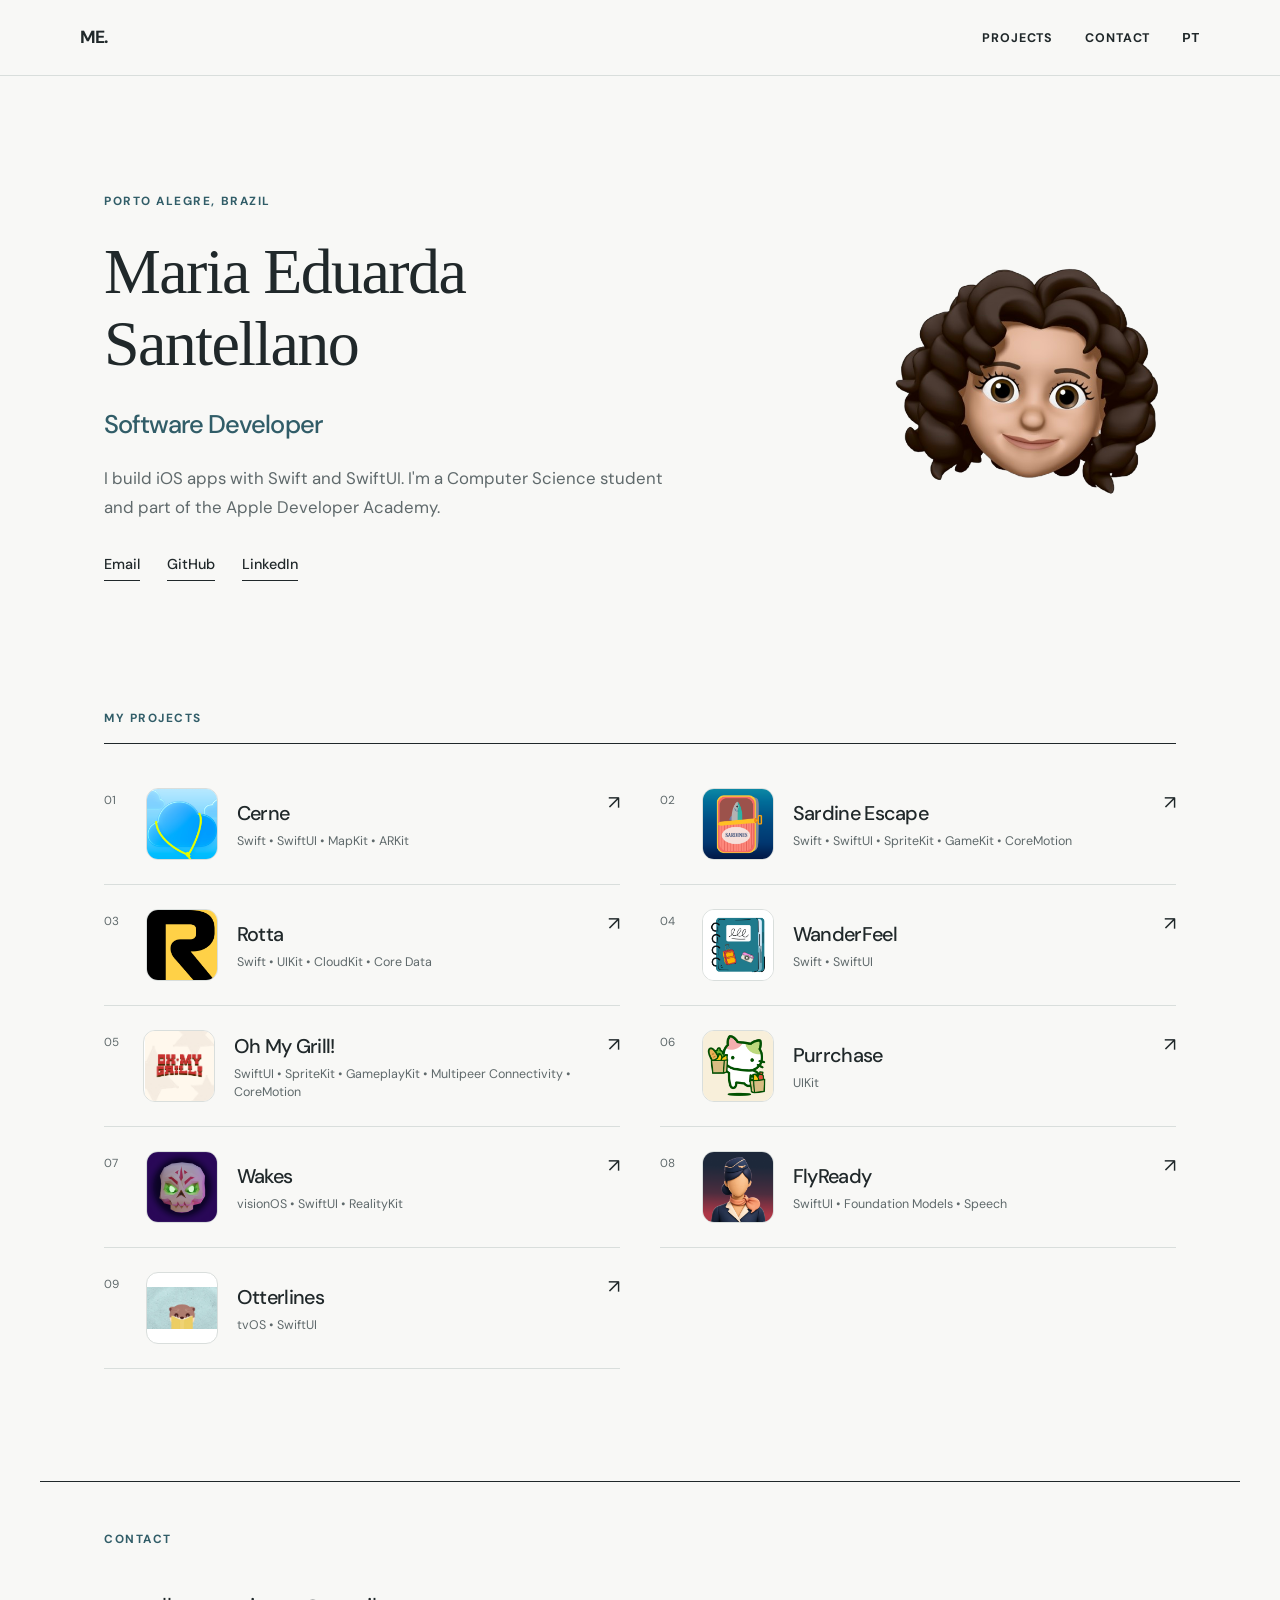
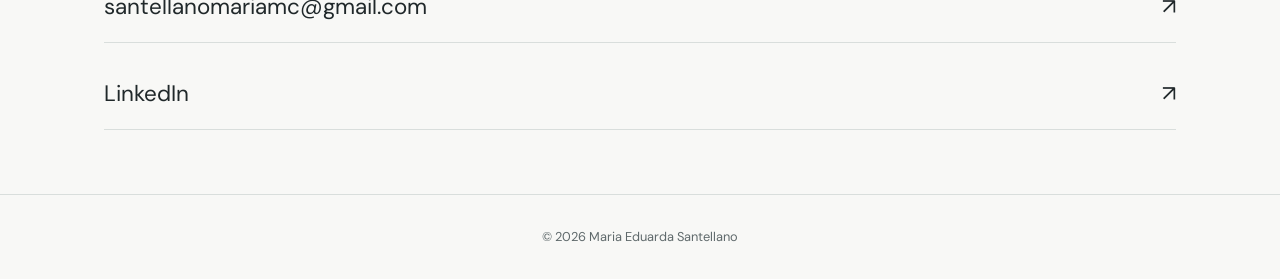
<file: index.html>
<!DOCTYPE html>
<html lang="en">
<head>
  <meta charset="UTF-8" />
  <meta name="viewport" content="width=device-width, initial-scale=1.0" />
  <title>Maria Eduarda Santellano — Software Developer</title>
  <meta name="description" content="Portfolio of Maria Eduarda Santellano, software developer specializing in iOS applications." />
  <link rel="icon" type="image/png" sizes="32x32" href="images/portfolioicon.png">
  <link rel="preconnect" href="https://fonts.googleapis.com" />
  <link href="https://fonts.googleapis.com/css2?family=DM+Sans:ital,opsz,wght@0,9..40,300;0,9..40,400;0,9..40,500;0,9..40,700&display=swap" rel="stylesheet" />
  <link rel="stylesheet" href="styles.css" />
</head>
<body>

  <nav>
    <a class="nav-logo" href="index.html">ME.</a>
    <ul class="nav-links">
      <li><a href="#projects" data-i18n="nav-projects">Projects</a></li>
      <li><a href="#contact" data-i18n="nav-contact">Contact</a></li>
      <li><button class="lang-toggle" onclick="toggleLang()" aria-label="Mudar para Português">PT</button></li>
    </ul>
  </nav>

  <section class="hero">
    <div class="hero-content">
      <div class="hero-text">
        <span class="hero-tag" data-i18n="hero-tag">PORTO ALEGRE, BRAZIL</span>
        <h1 class="hero-name"><span>Maria</span> <span>Eduarda</span><br>Santellano</h1>
        <p class="hero-role" data-i18n="hero-role">Software Developer</p>
        <p class="hero-desc" data-i18n="hero-desc">
          I build iOS apps with Swift and SwiftUI. I'm a Computer Science student and part of the Apple Developer Academy.
        </p>
        <div class="hero-links">
          <a class="hero-link" href="mailto:santellanomariamc@gmail.com">Email</a>
          <a class="hero-link" href="https://github.com/MariaMaidana" target="_blank" rel="noopener noreferrer">GitHub</a>
          <a class="hero-link" href="https://www.linkedin.com/in/mariaeduardasantellano" target="_blank" rel="noopener noreferrer">LinkedIn</a>
        </div>
      </div>
      <div class="hero-photo-container">
        <img src="images/maria-photo.png" alt="Maria Eduarda Santellano" class="hero-photo">
      </div>
    </div>
  </section>

  <section class="projects-section" id="projects">
    <div class="projects-header">
      <span class="projects-label" data-i18n="projects-label">My Projects</span>
    </div>

    <div class="projects-grid">

      <a class="project-card" href="project-cerne.html">
        <span class="project-number">01</span>
        <div class="project-icon-box">
          <img src="images/cerne/cerne-logo.jpg" alt="Cerne" class="project-icon-img">
        </div>
        <div class="project-details">
          <h2 class="project-title">Cerne</h2>
          <p class="project-subtitle">Swift • SwiftUI • MapKit • ARKit</p>
        </div>
        <span class="project-arrow" aria-hidden="true">↗</span>
      </a>

      <a class="project-card" href="project-sardine.html">
        <span class="project-number">02</span>
        <div class="project-icon-box">
          <img src="images/sardine/sardine-logo.png" alt="Sardine Escape" class="project-icon-img">
        </div>
        <div class="project-details">
          <h2 class="project-title">Sardine Escape</h2>
          <p class="project-subtitle">Swift • SwiftUI • SpriteKit • GameKit • CoreMotion</p>
        </div>
        <span class="project-arrow" aria-hidden="true">↗</span>
      </a>

      <a class="project-card" href="project-rotta.html">
        <span class="project-number">03</span>
        <div class="project-icon-box">
          <img src="images/rotta/rotta-logo.png" alt="Rotta" class="project-icon-img">
        </div>
        <div class="project-details">
          <h2 class="project-title">Rotta</h2>
          <p class="project-subtitle">Swift • UIKit • CloudKit • Core Data</p>
        </div>
        <span class="project-arrow" aria-hidden="true">↗</span>
      </a>

      <a class="project-card" href="project-wanderfeel.html">
        <span class="project-number">04</span>
        <div class="project-icon-box">
          <img src="images/wanderfeel/wanderfeel-logo.png" alt="WanderFeel" class="project-icon-img">
        </div>
        <div class="project-details">
          <h2 class="project-title">WanderFeel</h2>
          <p class="project-subtitle">Swift • SwiftUI</p>
        </div>
        <span class="project-arrow" aria-hidden="true">↗</span>
      </a>

      <a class="project-card" href="project-omg.html">
        <span class="project-number">05</span>
        <div class="project-icon-box">
          <img src="images/omg/ohmygrill-logo.png" alt="Oh My Grill!" class="project-icon-img">
        </div>
        <div class="project-details">
          <h2 class="project-title">Oh My Grill!</h2>
          <p class="project-subtitle">SwiftUI • SpriteKit • GameplayKit • Multipeer Connectivity • CoreMotion</p>
        </div>
        <span class="project-arrow" aria-hidden="true">↗</span>
      </a>

      <a class="project-card" href="project-purrchase.html">
        <span class="project-number">06</span>
        <div class="project-icon-box">
          <img src="images/purrchase/purrchase-logo.png" alt="Purrchase" class="project-icon-img">
        </div>
        <div class="project-details">
          <h2 class="project-title">Purrchase</h2>
          <p class="project-subtitle">UIKit</p>
        </div>
        <span class="project-arrow" aria-hidden="true">↗</span>
      </a>

      <a class="project-card" href="project-towerdefense.html">
        <span class="project-number">07</span>
        <div class="project-icon-box">
          <img src="images/towerdefense/icon.png" alt="Wakes" class="project-icon-img">
        </div>
        <div class="project-details">
          <h2 class="project-title">Wakes</h2>
          <p class="project-subtitle">visionOS • SwiftUI • RealityKit</p>
        </div>
        <span class="project-arrow" aria-hidden="true">↗</span>
      </a>

      <a class="project-card" href="project-flyready.html">
        <span class="project-number">08</span>
        <div class="project-icon-box">
          <img src="images/flyready/icon.png" alt="FlyReady" class="project-icon-img">
        </div>
        <div class="project-details">
          <h2 class="project-title">FlyReady</h2>
          <p class="project-subtitle">SwiftUI • Foundation Models • Speech</p>
        </div>
        <span class="project-arrow" aria-hidden="true">↗</span>
      </a>

      <a class="project-card" href="project-entrelinhas.html">
        <span class="project-number">09</span>
        <div class="project-icon-box">
          <img src="images/entrelinhas/icon.webp" alt="Entrelinhas / Otterlines" class="project-icon-img">
        </div>
        <div class="project-details">
          <h2 class="project-title" data-i18n="entrelinhas-name">Otterlines</h2>
          <p class="project-subtitle">tvOS • SwiftUI</p>
        </div>
        <span class="project-arrow" aria-hidden="true">↗</span>
      </a>


    </div>
  </section>

  <section class="contact-section" id="contact">
    <div class="contact-container">
      <span class="section-label" data-i18n="contact-label">Contact</span>
      <div class="contact-row">
        <a class="contact-link" href="mailto:santellanomariamc@gmail.com">santellanomariamc@gmail.com <span>↗</span></a>
        <a class="contact-link" href="https://www.linkedin.com/in/mariaeduardasantellano" target="_blank">LinkedIn <span>↗</span></a>
      </div>
    </div>
  </section>

  <footer>© 2026 Maria Eduarda Santellano</footer>

  <script src="lang.js"></script>
</body>
</html>
</file>
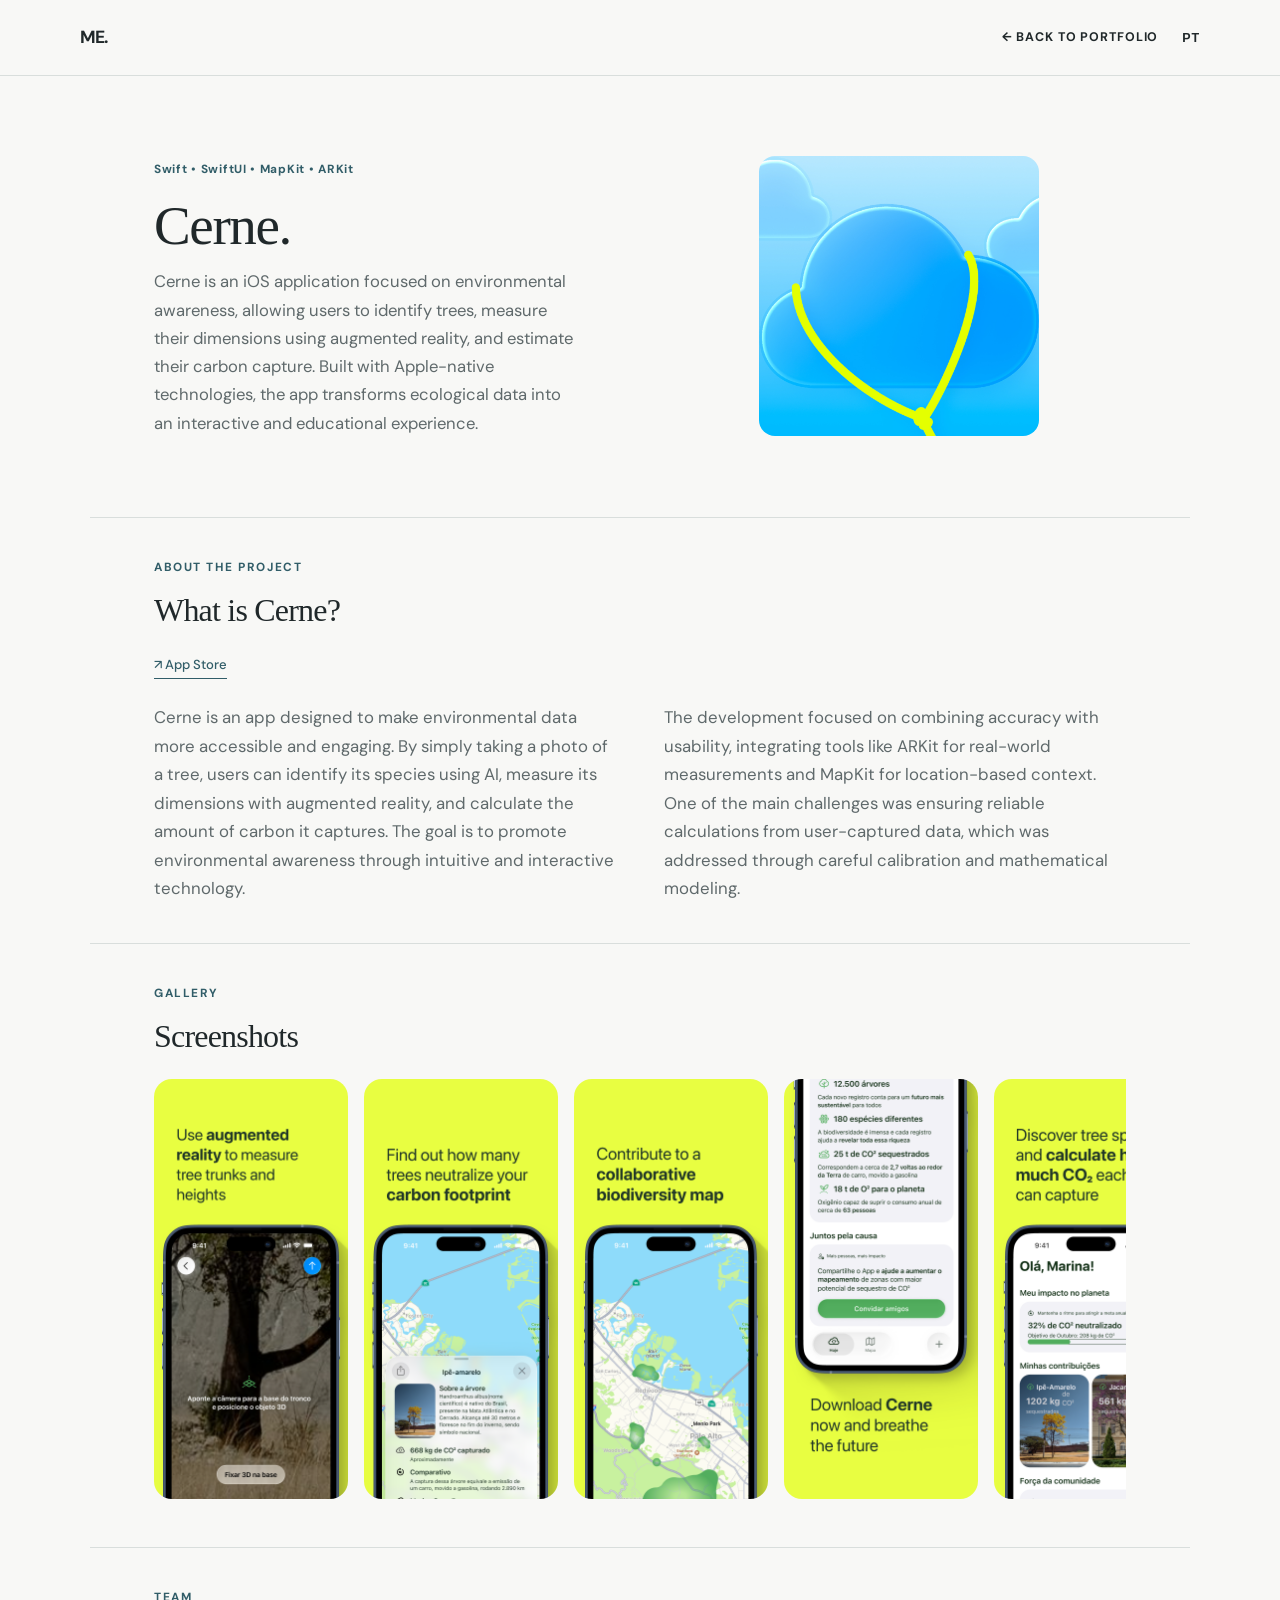
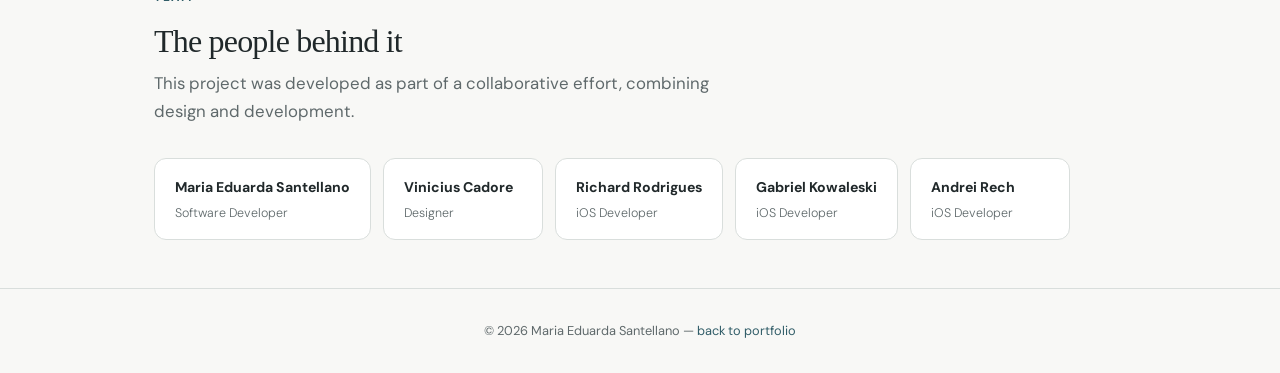
<file: project-cerne.html>
<!DOCTYPE html>
<html lang="en">
<head>
  <meta charset="UTF-8" />
  <meta name="viewport" content="width=device-width, initial-scale=1.0"/>
  <title>Cerne — Maria Eduarda</title>
  <link rel="icon" type="image/png" sizes="32x32" href="images/portfolioicon.png">
  
  <link rel="preconnect" href="https://fonts.googleapis.com" />
  <link href="https://fonts.googleapis.com/css2?family=DM+Sans:ital,opsz,wght@0,9..40,300;0,9..40,400;0,9..40,500;0,9..40,700&display=swap" rel="stylesheet"/>

  <link rel="stylesheet" href="styles.css" />
</head>
<body>

  <!-- NAV -->
  <nav>
    <a class="nav-logo" href="index.html">ME.</a>
    <div style="display:flex;align-items:center;gap:1.5rem;">
      <a class="nav-back" href="index.html" data-i18n="nav-back">← Back to portfolio</a>
      <button class="lang-toggle" onclick="toggleLang()" aria-label="Mudar para Português">PT</button>
    </div>
  </nav>

  <!-- HERO -->
  <section class="project-page-hero">
    <div>
      <span class="hero-tag">Swift • SwiftUI • MapKit • ARKit</span>

      <h1 class="project-page-title">
        <em>Cerne.</em>
      </h1>

      <p class="project-page-subtitle" data-i18n="cerne-subtitle">Cerne is an iOS application focused on environmental awareness, allowing users to identify trees, measure their dimensions using augmented reality, and estimate their carbon capture. Built with Apple-native technologies, the app transforms ecological data into an interactive and educational experience.</p>
    </div>

    <div class="project-page-visual">
      <img src="images/cerne/cerne-logo.jpg" alt="Cerne" class="project-page-logo">
    </div>
  </section>

  <!-- ABOUT -->
  <section class="project-page-section">
    <span class="section-label" data-i18n="section-about">About the project</span>

    <h2 class="project-page-title" style="font-size:2rem;" data-i18n="cerne-about-title">What is Cerne?</h2>


    <a class="project-store-link" href="https://apps.apple.com/br/app/cerne-captura-de-co/id6751984534" target="_blank">
      ↗ App Store
    </a>

    <div class="project-about-grid">
      <p class="hero-desc" data-i18n="cerne-desc1">Cerne is an app designed to make environmental data more accessible and engaging. By simply taking a photo of a tree, users can identify its species using AI, measure its dimensions with augmented reality, and calculate the amount of carbon it captures. The goal is to promote environmental awareness through intuitive and interactive technology.</p>

      <p class="hero-desc" data-i18n="cerne-desc2">The development focused on combining accuracy with usability, integrating tools like ARKit for real-world measurements and MapKit for location-based context. One of the main challenges was ensuring reliable calculations from user-captured data, which was addressed through careful calibration and mathematical modeling.</p>
    </div>
  </section>

  <!-- GALLERY -->
  <section class="project-page-section">
    <span class="section-label" data-i18n="section-gallery">Gallery</span>

    <h2 class="project-page-title" style="font-size:2rem;" data-i18n="section-gallery-title">Screenshots</h2>


    <div class="project-page-gallery">
      <img src="images/cerne/cerne-screen.png" class="phone-shot" alt="Gameplay screen">
      <img src="images/cerne/cerne-screen2.png" class="phone-shot" alt="Store screen">
      <img src="images/cerne/cerne-screen3.png" class="phone-shot" alt="Store screen">
      <img src="images/cerne/cerne-screen4.png" class="phone-shot" alt="Store screen">
      <img src="images/cerne/cerne-screen5.png" class="phone-shot" alt="Store screen">

    </div>
  </section>

  <!-- TEAM -->
  <section class="project-page-section">
    <span class="section-label" data-i18n="section-team">Team</span>

    <h2 class="project-page-title" style="font-size:2rem;" data-i18n="section-team-title">The people behind it</h2>
    <p class="hero-desc" data-i18n="section-team-desc">This project was developed as part of a collaborative effort, combining design and development.</p>

    <div style="margin-top:1.5rem; display:flex; gap:0.75rem; overflow-x:auto; padding-bottom:0.5rem; scrollbar-width:none;">

      <div style="background:var(--bg-card); border:1px solid var(--border); border-radius:12px; padding:1rem 1.25rem; min-width:160px; flex-shrink:0;">
        <strong style="font-size:0.88rem;">Maria Eduarda Santellano</strong>
        <p style="font-size:0.78rem; color:var(--text-muted); margin-top:0.25rem; font-weight:300;" data-i18n="hero-role">Software Developer</p>
      </div>
    
      <div style="background:var(--bg-card); border:1px solid var(--border); border-radius:12px; padding:1rem 1.25rem; min-width:160px; flex-shrink:0;">
        <strong style="font-size:0.88rem;">Vinicius Cadore</strong>
        <p style="font-size:0.78rem; color:var(--text-muted); margin-top:0.25rem; font-weight:300;">Designer</p>
      </div>
    
      <div style="background:var(--bg-card); border:1px solid var(--border); border-radius:12px; padding:1rem 1.25rem; min-width:160px; flex-shrink:0;">
        <strong style="font-size:0.88rem;">Richard Rodrigues</strong>
        <p style="font-size:0.78rem; color:var(--text-muted); margin-top:0.25rem; font-weight:300;">iOS Developer</p>
      </div>
    
      <div style="background:var(--bg-card); border:1px solid var(--border); border-radius:12px; padding:1rem 1.25rem; min-width:160px; flex-shrink:0;">
        <strong style="font-size:0.88rem;">Gabriel Kowaleski</strong>
        <p style="font-size:0.78rem; color:var(--text-muted); margin-top:0.25rem; font-weight:300;">iOS Developer</p>
      </div>
    
      <div style="background:var(--bg-card); border:1px solid var(--border); border-radius:12px; padding:1rem 1.25rem; min-width:160px; flex-shrink:0;">
        <strong style="font-size:0.88rem;">Andrei Rech</strong>
        <p style="font-size:0.78rem; color:var(--text-muted); margin-top:0.25rem; font-weight:300;">iOS Developer</p>
      </div>
    
    </div>
  </section>

  <!-- FOOTER -->
  <footer>
    © 2026 Maria Eduarda Santellano —
    <a href="index.html" style="color:var(--accent); text-decoration:none;" data-i18n="footer-back">back to portfolio</a>
  </footer>

  <script src="lang.js"></script>

</body>
</html>
</file>
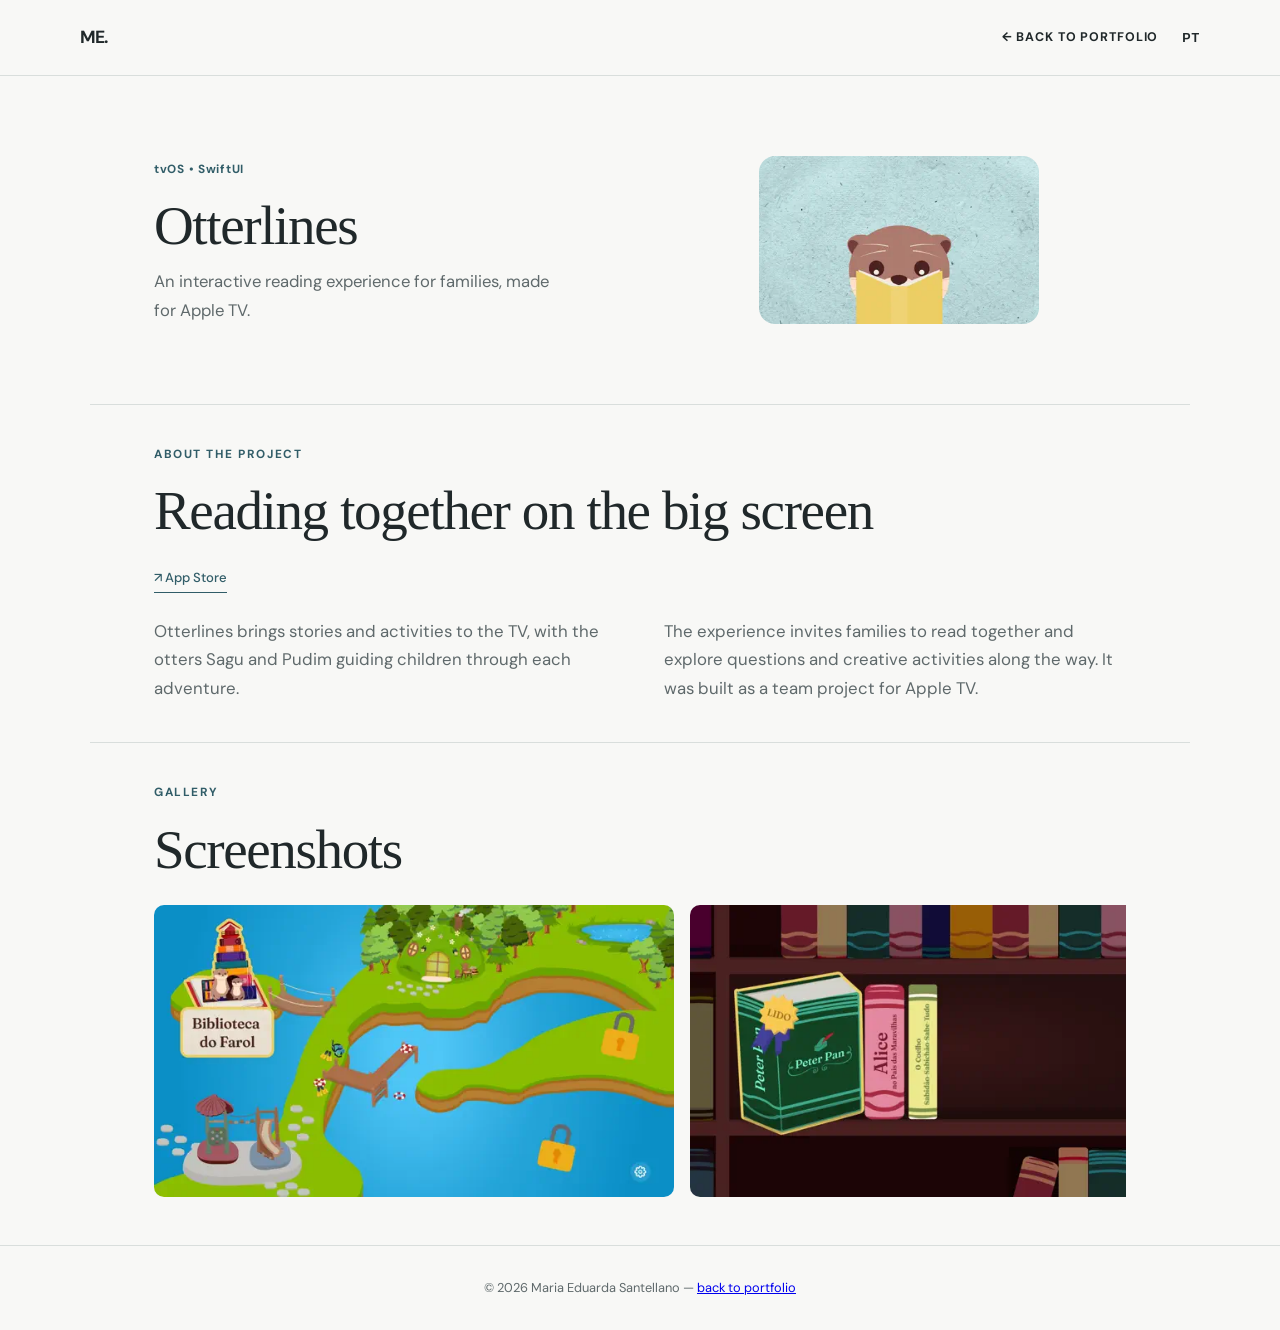
<file: project-entrelinhas.html>
<!DOCTYPE html>
<html lang="en">
<head>
  <meta charset="UTF-8" />
  <meta name="viewport" content="width=device-width, initial-scale=1.0" />
  <title>Otterlines / Entrelinhas — Maria Eduarda Santellano</title>
  <meta name="description" content="Otterlines is an interactive family reading experience for Apple TV." />
  <link rel="icon" type="image/png" sizes="32x32" href="images/portfolioicon.png">
  <link rel="preconnect" href="https://fonts.googleapis.com" />
  <link href="https://fonts.googleapis.com/css2?family=DM+Sans:ital,opsz,wght@0,9..40,300;0,9..40,400;0,9..40,500;0,9..40,700&display=swap" rel="stylesheet" />
  <link rel="stylesheet" href="styles.css" />
</head>
<body>
  <nav>
    <a class="nav-logo" href="index.html">ME.</a>
    <div class="project-nav-actions">
      <a class="nav-back" href="index.html" data-i18n="nav-back">← Back to portfolio</a>
      <button class="lang-toggle" onclick="toggleLang()" aria-label="Mudar para Português">PT</button>
    </div>
  </nav>

  <main>
    <section class="project-page-hero">
      <div>
        <span class="hero-tag">tvOS • SwiftUI</span>
        <h1 class="project-page-title" data-i18n="entrelinhas-name">Otterlines</h1>
        <p class="project-page-subtitle" data-i18n="entrelinhas-subtitle">An interactive reading experience for families, made for Apple TV.</p>
      </div>
      <div class="project-page-visual">
        <img src="images/entrelinhas/icon.webp" alt="Otterlines app icon with an otter reading a book" class="project-page-logo">
      </div>
    </section>

    <section class="project-page-section">
      <span class="section-label" data-i18n="section-about">About the project</span>
      <h2 class="project-page-title" data-i18n="entrelinhas-about-title">Reading together on the big screen</h2>
      <a class="project-store-link" href="https://apps.apple.com/br/app/entrelinhas-livros-divers%C3%A3o/id6818618622" target="_blank" rel="noopener noreferrer" data-i18n="store-link-appstore">↗ App Store</a>
      <div class="project-about-grid">
        <p class="hero-desc" data-i18n="entrelinhas-desc1">Otterlines brings stories and activities to the TV, with the otters Sagu and Pudim guiding children through each adventure.</p>
        <p class="hero-desc" data-i18n="entrelinhas-desc2">The experience invites families to read together and explore questions and creative activities along the way. It was built as a team project for Apple TV.</p>
      </div>
    </section>

    <section class="project-page-section">
      <span class="section-label" data-i18n="section-gallery">Gallery</span>
      <h2 class="project-page-title" data-i18n="section-gallery-title">Screenshots</h2>
      <div class="project-page-gallery">
        <img src="images/entrelinhas/screen-1.webp" class="tv-shot" alt="Illustrated story map in Otterlines" loading="lazy">
        <img src="images/entrelinhas/screen-2.webp" class="tv-shot" alt="Book selection in Otterlines" loading="lazy">
      </div>
    </section>
  </main>

  <footer>© 2026 Maria Eduarda Santellano — <a href="index.html" data-i18n="footer-back">back to portfolio</a></footer>
  <script src="lang.js"></script>
</body>
</html>
</file>
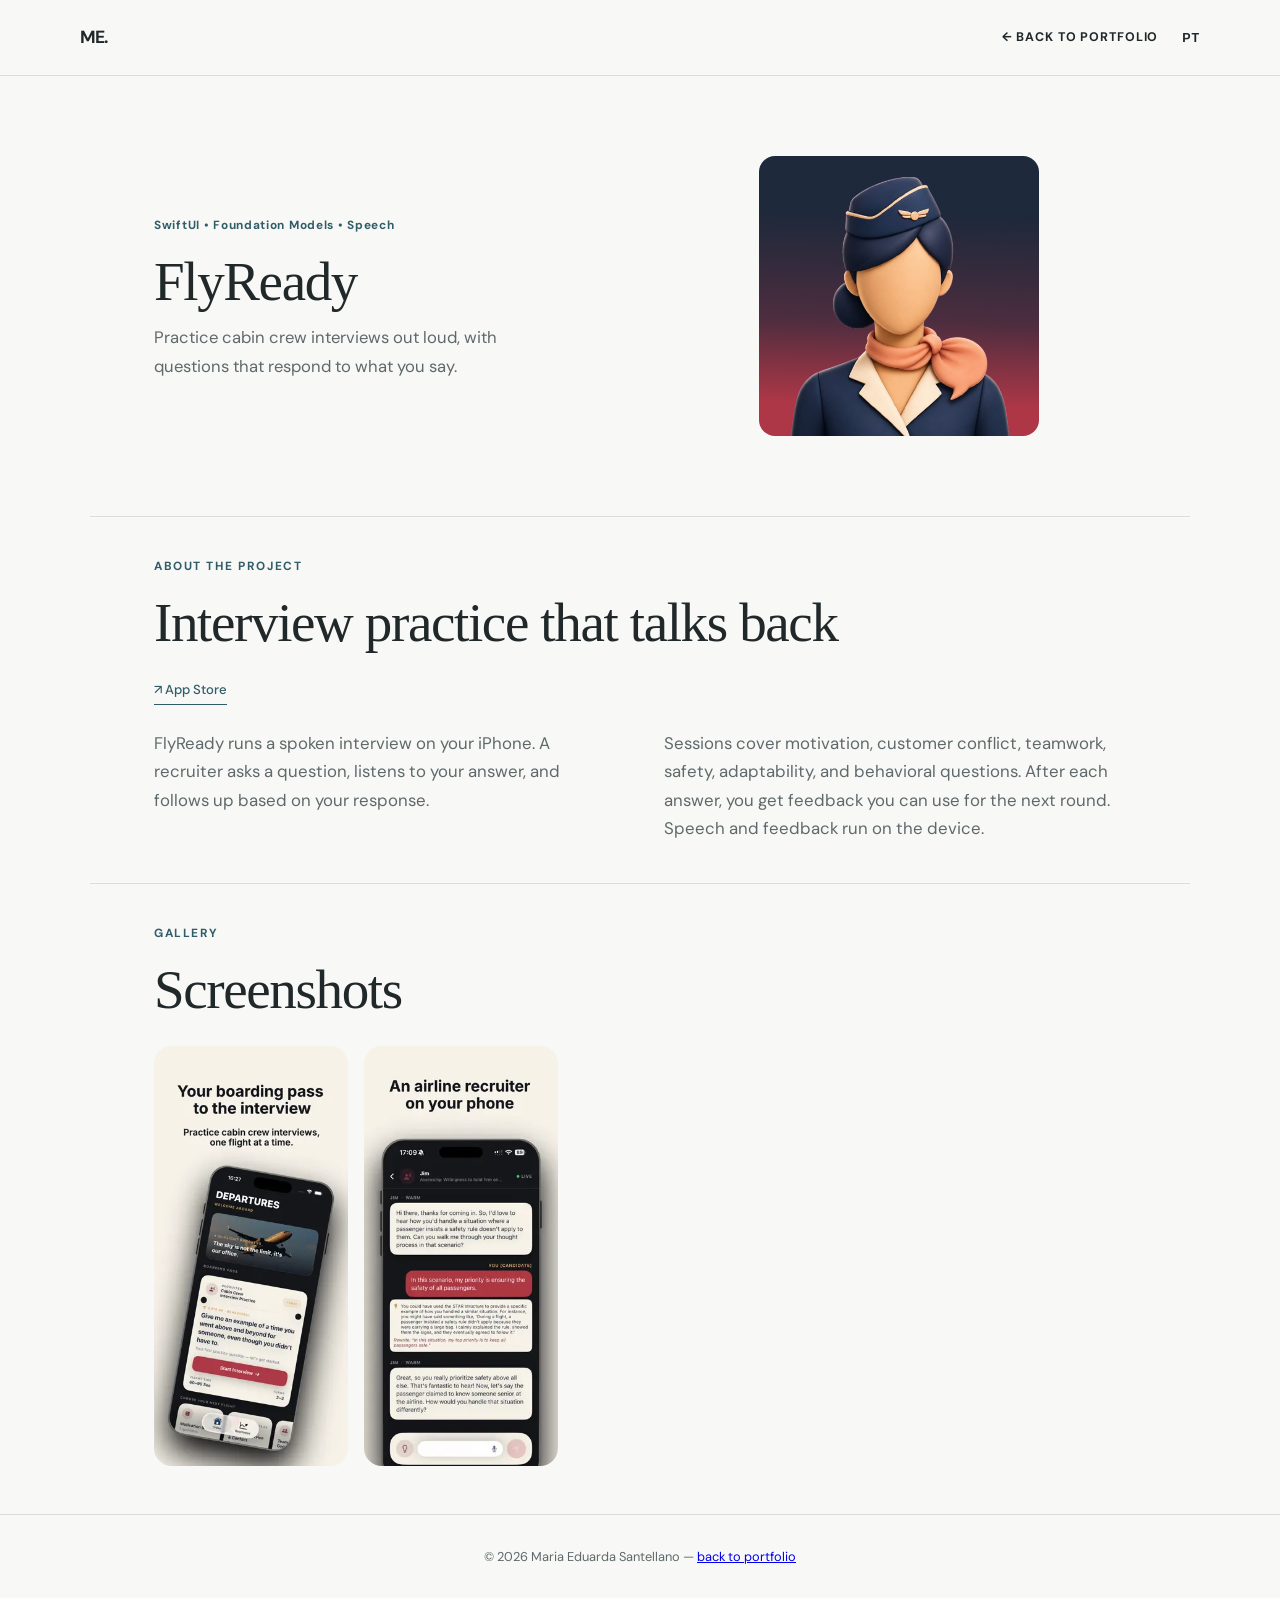
<file: project-flyready.html>
<!DOCTYPE html>
<html lang="en">
<head>
  <meta charset="UTF-8" />
  <meta name="viewport" content="width=device-width, initial-scale=1.0" />
  <title>FlyReady — Maria Eduarda Santellano</title>
  <meta name="description" content="FlyReady: spoken cabin crew interview practice for iPhone." />
  <link rel="icon" type="image/png" sizes="32x32" href="images/portfolioicon.png">
  <link rel="preconnect" href="https://fonts.googleapis.com" />
  <link href="https://fonts.googleapis.com/css2?family=DM+Sans:ital,opsz,wght@0,9..40,300;0,9..40,400;0,9..40,500;0,9..40,700&display=swap" rel="stylesheet" />
  <link rel="stylesheet" href="styles.css" />
</head>
<body>
  <nav>
    <a class="nav-logo" href="index.html">ME.</a>
    <div class="project-nav-actions">
      <a class="nav-back" href="index.html" data-i18n="nav-back">← Back to portfolio</a>
      <button class="lang-toggle" onclick="toggleLang()" aria-label="Mudar para Português">PT</button>
    </div>
  </nav>

  <main>
    <section class="project-page-hero">
      <div>
        <span class="hero-tag">SwiftUI • Foundation Models • Speech</span>
        <h1 class="project-page-title">FlyReady</h1>
        <p class="project-page-subtitle" data-i18n="flyready-subtitle">Practice cabin crew interviews out loud, with questions that respond to what you say.</p>
      </div>
      <div class="project-page-visual">
        <img src="images/flyready/icon.png" alt="FlyReady app icon" class="project-page-logo">
      </div>
    </section>

    <section class="project-page-section">
      <span class="section-label" data-i18n="section-about">About the project</span>
      <h2 class="project-page-title" data-i18n="flyready-about-title">Interview practice that talks back</h2>
      <a class="project-store-link" href="https://apps.apple.com/br/app/flyready/id6795644654" target="_blank" rel="noopener noreferrer" data-i18n="store-link-appstore">↗ App Store</a>
      <div class="project-about-grid">
        <p class="hero-desc" data-i18n="flyready-desc1">FlyReady runs a spoken interview on your iPhone. A recruiter asks a question, listens to your answer, and follows up based on your response.</p>
        <p class="hero-desc" data-i18n="flyready-desc2">Sessions cover motivation, customer conflict, teamwork, safety, adaptability, and behavioral questions. After each answer, you get feedback you can use for the next round. Speech and feedback run on the device.</p>
      </div>
    </section>

    <section class="project-page-section">
      <span class="section-label" data-i18n="section-gallery">Gallery</span>
      <h2 class="project-page-title" data-i18n="section-gallery-title">Screenshots</h2>
      <div class="project-page-gallery">
        <img src="images/flyready/screen-1.webp" class="phone-shot" alt="FlyReady introduction screen" loading="lazy">
        <img src="images/flyready/screen-2.webp" class="phone-shot" alt="Spoken interview in FlyReady" loading="lazy">
      </div>
    </section>
  </main>

  <footer>© 2026 Maria Eduarda Santellano — <a href="index.html" data-i18n="footer-back">back to portfolio</a></footer>
  <script src="lang.js"></script>
</body>
</html>
</file>
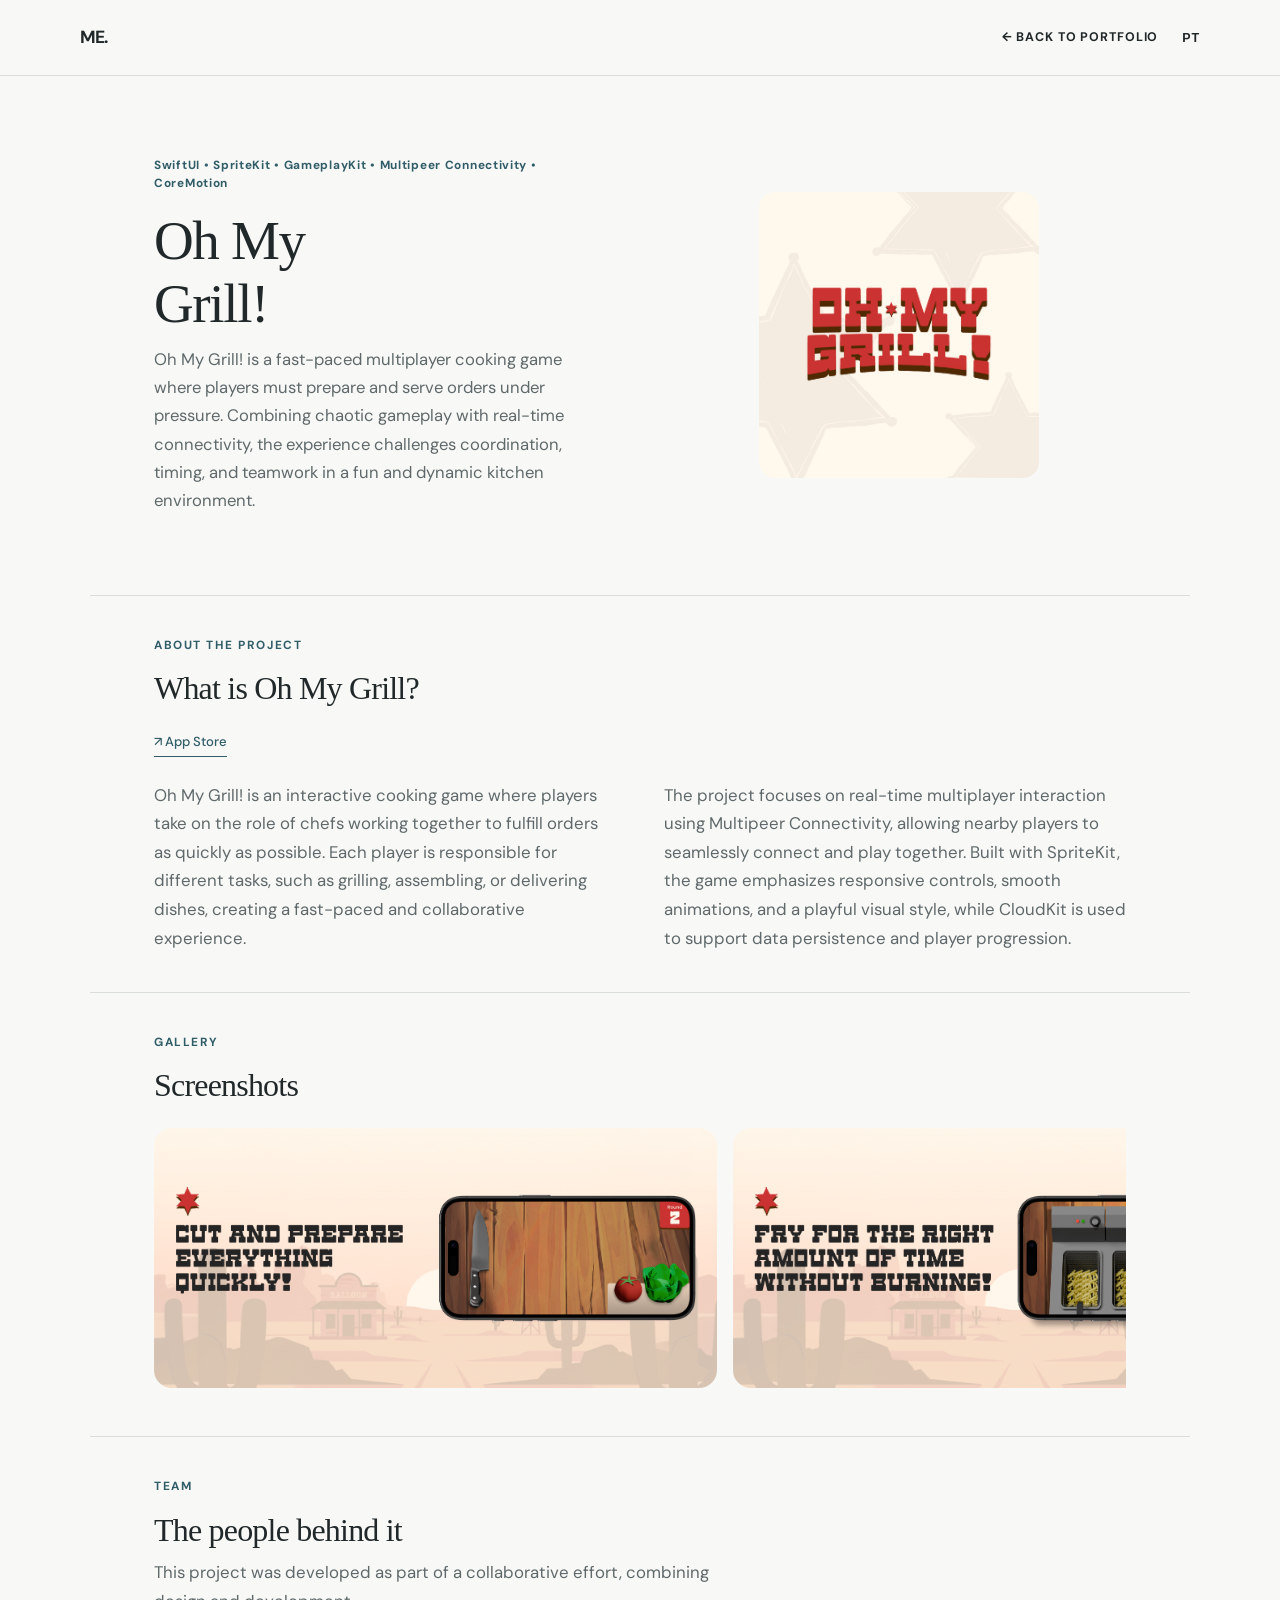
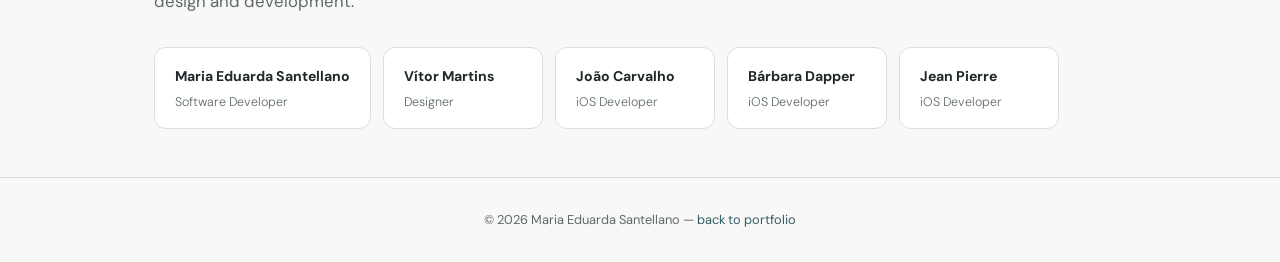
<file: project-omg.html>
<!DOCTYPE html>
<html lang="en">
<head>
  <meta charset="UTF-8" />
  <meta name="viewport" content="width=device-width, initial-scale=1.0"/>
  <title>Oh My Grill! — Maria Eduarda</title>
  <link rel="icon" type="image/png" sizes="32x32" href="images/portfolioicon.png">

  <link rel="preconnect" href="https://fonts.googleapis.com" />
  <link href="https://fonts.googleapis.com/css2?family=DM+Sans:ital,opsz,wght@0,9..40,300;0,9..40,400;0,9..40,500;0,9..40,700&display=swap" rel="stylesheet"/>

  <link rel="stylesheet" href="styles.css" />
</head>
<body>

  <!-- NAV -->
  <nav>
    <a class="nav-logo" href="index.html">ME.</a>
    <div style="display:flex;align-items:center;gap:1.5rem;">
      <a class="nav-back" href="index.html" data-i18n="nav-back">← Back to portfolio</a>
      <button class="lang-toggle" onclick="toggleLang()" aria-label="Mudar para Português">PT</button>
    </div>
  </nav>

  <!-- HERO -->
  <section class="project-page-hero">
    <div>
      <span class="hero-tag">SwiftUI • SpriteKit • GameplayKit • Multipeer Connectivity • CoreMotion</span>

      <h1 class="project-page-title">
        Oh My <br><em>Grill!</em>
      </h1>

      <p class="project-page-subtitle" data-i18n="omg-subtitle">Oh My Grill! is a fast-paced multiplayer cooking game where players must prepare and serve orders under pressure. Combining chaotic gameplay with real-time connectivity, the experience challenges coordination, timing, and teamwork in a fun and dynamic kitchen environment.</p>
    </div>

    <div class="project-page-visual">
      <img src="images/omg/ohmygrill-logo.png" alt="Oh My Grill!" class="project-page-logo">
    </div>
  </section>

  <!-- ABOUT -->
  <section class="project-page-section">
    <span class="section-label" data-i18n="section-about">About the project</span>

    <h2 class="project-page-title" style="font-size:2rem;" data-i18n="omg-about-title">What is Oh My Grill?</h2>

    <a class="project-store-link" href="https://apps.apple.com/br/app/oh-my-grill/id6756377473" target="_blank">
      ↗ App Store
    </a>
  
    <div class="project-about-grid">
      <p class="hero-desc" data-i18n="omg-desc1">Oh My Grill! is an interactive cooking game where players take on the role of chefs working together to fulfill orders as quickly as possible. Each player is responsible for different tasks, such as grilling, assembling, or delivering dishes, creating a fast-paced and collaborative experience.</p>
      
      <p class="hero-desc" data-i18n="omg-desc2">The project focuses on real-time multiplayer interaction using Multipeer Connectivity, allowing nearby players to seamlessly connect and play together. Built with SpriteKit, the game emphasizes responsive controls, smooth animations, and a playful visual style, while CloudKit is used to support data persistence and player progression.</p>
    </div>
  </section>

  <!-- GALLERY -->
  <section class="project-page-section">
    <span class="section-label" data-i18n="section-gallery">Gallery</span>

    <h2 class="project-page-title" style="font-size:2rem;" data-i18n="section-gallery-title">Screenshots</h2>

    <div class="project-page-gallery">

      <!-- <video class="phone-shot video" autoplay muted loop playsinline>
        <source src="images/cerne/cerne-demo.mp4" type="video/mp4">
      </video> -->

      <img src="images/omg/omg-screen.png" class="phone-shot" alt="Gameplay screen", style="height: 260px;">
      <img src="images/omg/omg-screen2.png" class="phone-shot" alt="Gameplay screen", style="height: 260px;">
      <img src="images/omg/omg-screen3.png" class="phone-shot" alt="Gameplay screen", style="height: 260px;">
      <img src="images/omg/omg-screen4.png" class="phone-shot" alt="Gameplay screen", style="height: 260px;">

    </div>
  </section>

  <!-- TEAM -->
  <section class="project-page-section">
    <span class="section-label" data-i18n="section-team">Team</span>

    <h2 class="project-page-title" style="font-size:2rem;" data-i18n="section-team-title">The people behind it</h2>

    <p class="hero-desc" data-i18n="section-team-desc">This project was developed as part of a collaborative effort, combining design and development.</p>

    <div style="margin-top:1.5rem; display:flex; gap:0.75rem; overflow-x:auto; padding-bottom:0.5rem; scrollbar-width:none;">

      <div style="background:var(--bg-card); border:1px solid var(--border); border-radius:12px; padding:1rem 1.25rem; min-width:160px; flex-shrink:0;">
        <strong style="font-size:0.88rem;">Maria Eduarda Santellano</strong>
        <p style="font-size:0.78rem; color:var(--text-muted); margin-top:0.25rem; font-weight:300;" data-i18n="hero-role">Software Developer</p>
      </div>
    
      <div style="background:var(--bg-card); border:1px solid var(--border); border-radius:12px; padding:1rem 1.25rem; min-width:160px; flex-shrink:0;">
        <strong style="font-size:0.88rem;">Vítor Martins</strong>
        <p style="font-size:0.78rem; color:var(--text-muted); margin-top:0.25rem; font-weight:300;">Designer</p>
      </div>
    
      <div style="background:var(--bg-card); border:1px solid var(--border); border-radius:12px; padding:1rem 1.25rem; min-width:160px; flex-shrink:0;">
        <strong style="font-size:0.88rem;">João Carvalho</strong>
        <p style="font-size:0.78rem; color:var(--text-muted); margin-top:0.25rem; font-weight:300;">iOS Developer</p>
      </div>
    
      <div style="background:var(--bg-card); border:1px solid var(--border); border-radius:12px; padding:1rem 1.25rem; min-width:160px; flex-shrink:0;">
        <strong style="font-size:0.88rem;">Bárbara Dapper</strong>
        <p style="font-size:0.78rem; color:var(--text-muted); margin-top:0.25rem; font-weight:300;">iOS Developer</p>
      </div>
    
      <div style="background:var(--bg-card); border:1px solid var(--border); border-radius:12px; padding:1rem 1.25rem; min-width:160px; flex-shrink:0;">
        <strong style="font-size:0.88rem;">Jean Pierre</strong>
        <p style="font-size:0.78rem; color:var(--text-muted); margin-top:0.25rem; font-weight:300;">iOS Developer</p>
      </div>
    
    </div>
  </section>

  <!-- FOOTER -->
  <footer>
    © 2026 Maria Eduarda Santellano —
    <a href="index.html" style="color:var(--accent); text-decoration:none;" data-i18n="footer-back">back to portfolio</a>
  </footer>

  <script src="lang.js"></script>

</body>
</html>
</file>
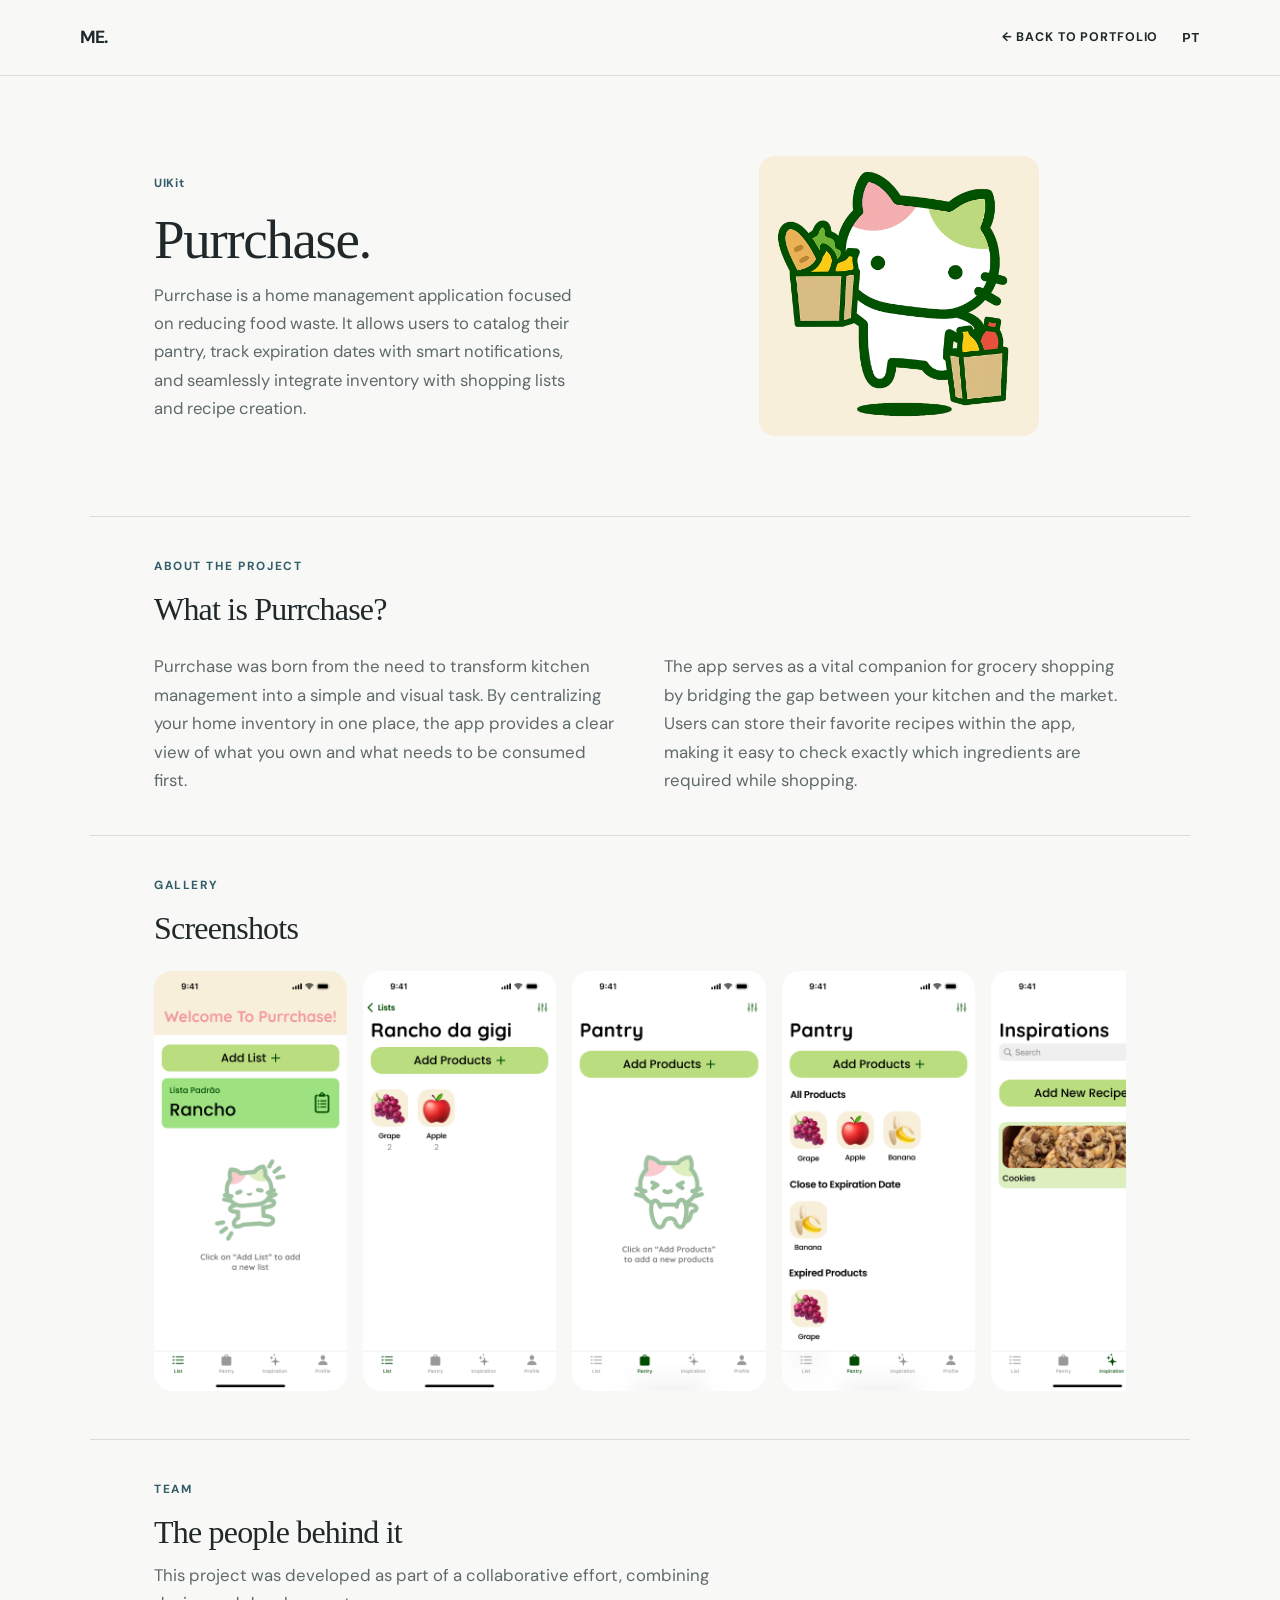
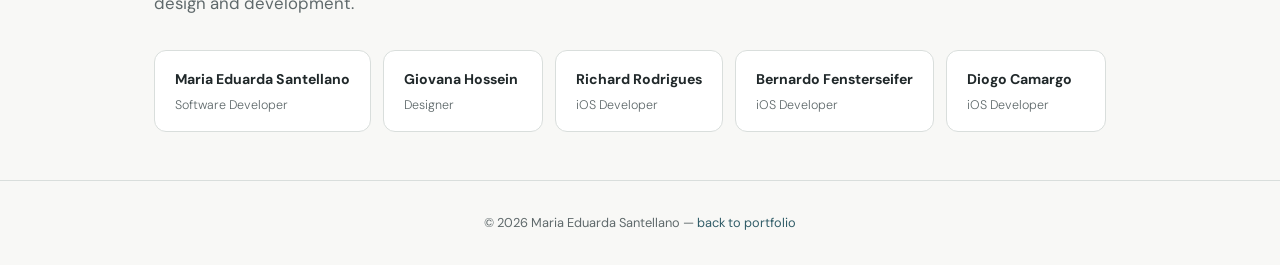
<file: project-purrchase.html>
<!DOCTYPE html>
<html lang="en">
<head>
  <meta charset="UTF-8" />
  <meta name="viewport" content="width=device-width, initial-scale=1.0"/>
  <title>Purrchase — Maria Eduarda</title>
  <link rel="icon" type="image/png" sizes="32x32" href="images/portfolioicon.png">
  
  <link rel="preconnect" href="https://fonts.googleapis.com" />
  <link href="https://fonts.googleapis.com/css2?family=DM+Sans:ital,opsz,wght@0,9..40,300;0,9..40,400;0,9..40,500;0,9..40,700&display=swap" rel="stylesheet"/>

  <link rel="stylesheet" href="styles.css" />
</head>
<body>

  <!-- NAV -->
  <nav>
    <a class="nav-logo" href="index.html">ME.</a>
    <div style="display:flex;align-items:center;gap:1.5rem;">
      <a class="nav-back" href="index.html" data-i18n="nav-back">← Back to portfolio</a>
      <button class="lang-toggle" onclick="toggleLang()" aria-label="Mudar para Português">PT</button>
    </div>
  </nav>

  <!-- HERO -->
  <section class="project-page-hero">
    <div>
      <span class="hero-tag">UIKit</span>

      <h1 class="project-page-title">
        <em>Purrchase.</em>
      </h1>

      <p class="project-page-subtitle" data-i18n="purrchase-subtitle">Purrchase is a home management application focused on reducing food waste. It allows users to catalog their pantry, track expiration dates with smart notifications, and seamlessly integrate inventory with shopping lists and recipe creation.</p>
    </div>

    <div class="project-page-visual">
      <img src="images/purrchase/purrchase-logo.png" alt="Purrchase" class="project-page-logo">
    </div>
  </section>

  <!-- ABOUT -->
  <section class="project-page-section">
    <span class="section-label" data-i18n="section-about">About the project</span>

    <h2 class="project-page-title" style="font-size:2rem;" data-i18n="purrchase-about-title">What is Purrchase?</h2>

    <div class="project-about-grid">
      <p class="hero-desc" data-i18n="purrchase-desc1">Purrchase was born from the need to transform kitchen management into a simple and visual task. By centralizing your home inventory in one place, the app provides a clear view of what you own and what needs to be consumed first.</p>

      <p class="hero-desc" data-i18n="purrchase-desc2">The app serves as a vital companion for grocery shopping by bridging the gap between your kitchen and the market. Users can store their favorite recipes within the app, making it easy to check exactly which ingredients are required while shopping.</p>
    </div>
  </section>

  <!-- GALLERY -->
  <section class="project-page-section">
    <span class="section-label" data-i18n="section-gallery">Gallery</span>

    <h2 class="project-page-title" style="font-size:2rem;" data-i18n="section-gallery-title">Screenshots</h2>

    <div class="project-page-gallery">

      <img src="images/purrchase/purrchase-screen.png" class="phone-shot" alt="Purrchase screenshots">
      <img src="images/purrchase/purrchase-screen2.png" class="phone-shot" alt="Purrchase screenshots">
      <img src="images/purrchase/purrchase-screen3.png" class="phone-shot" alt="Purrchase screenshots">
      <img src="images/purrchase/purrchase-screen4.png" class="phone-shot" alt="Purrchase screenshots">
      <img src="images/purrchase/purrchase-screen5.png" class="phone-shot" alt="Purrchase screenshots">


    </div>
  </section>

  <!-- TEAM -->
  <section class="project-page-section">
    <span class="section-label" data-i18n="section-team">Team</span>

    <h2 class="project-page-title" style="font-size:2rem;" data-i18n="section-team-title">The people behind it</h2>

    <p class="hero-desc" data-i18n="section-team-desc">This project was developed as part of a collaborative effort, combining design and development.</p>

    <div style="margin-top:1.5rem; display:flex; gap:0.75rem; overflow-x:auto; padding-bottom:0.5rem; scrollbar-width:none;">

      <div style="background:var(--bg-card); border:1px solid var(--border); border-radius:12px; padding:1rem 1.25rem; min-width:160px; flex-shrink:0;">
        <strong style="font-size:0.88rem;">Maria Eduarda Santellano</strong>
        <p style="font-size:0.78rem; color:var(--text-muted); margin-top:0.25rem; font-weight:300;" data-i18n="hero-role">Software Developer</p>
      </div>
    
      <div style="background:var(--bg-card); border:1px solid var(--border); border-radius:12px; padding:1rem 1.25rem; min-width:160px; flex-shrink:0;">
        <strong style="font-size:0.88rem;">Giovana Hossein</strong>
        <p style="font-size:0.78rem; color:var(--text-muted); margin-top:0.25rem; font-weight:300;">Designer</p>
      </div>
    
      <div style="background:var(--bg-card); border:1px solid var(--border); border-radius:12px; padding:1rem 1.25rem; min-width:160px; flex-shrink:0;">
        <strong style="font-size:0.88rem;">Richard Rodrigues</strong>
        <p style="font-size:0.78rem; color:var(--text-muted); margin-top:0.25rem; font-weight:300;">iOS Developer</p>
      </div>
    
      <div style="background:var(--bg-card); border:1px solid var(--border); border-radius:12px; padding:1rem 1.25rem; min-width:160px; flex-shrink:0;">
        <strong style="font-size:0.88rem;">Bernardo Fensterseifer</strong>
        <p style="font-size:0.78rem; color:var(--text-muted); margin-top:0.25rem; font-weight:300;">iOS Developer</p>
      </div>
    
      <div style="background:var(--bg-card); border:1px solid var(--border); border-radius:12px; padding:1rem 1.25rem; min-width:160px; flex-shrink:0;">
        <strong style="font-size:0.88rem;">Diogo Camargo</strong>
        <p style="font-size:0.78rem; color:var(--text-muted); margin-top:0.25rem; font-weight:300;">iOS Developer</p>
      </div>
    
    </div>
  </section>

  <!-- FOOTER -->
  <footer>
    © 2026 Maria Eduarda Santellano —
    <a href="index.html" style="color:var(--accent); text-decoration:none;" data-i18n="footer-back">back to portfolio</a>
  </footer>

  <script src="lang.js"></script>

</body>
</html>
</file>
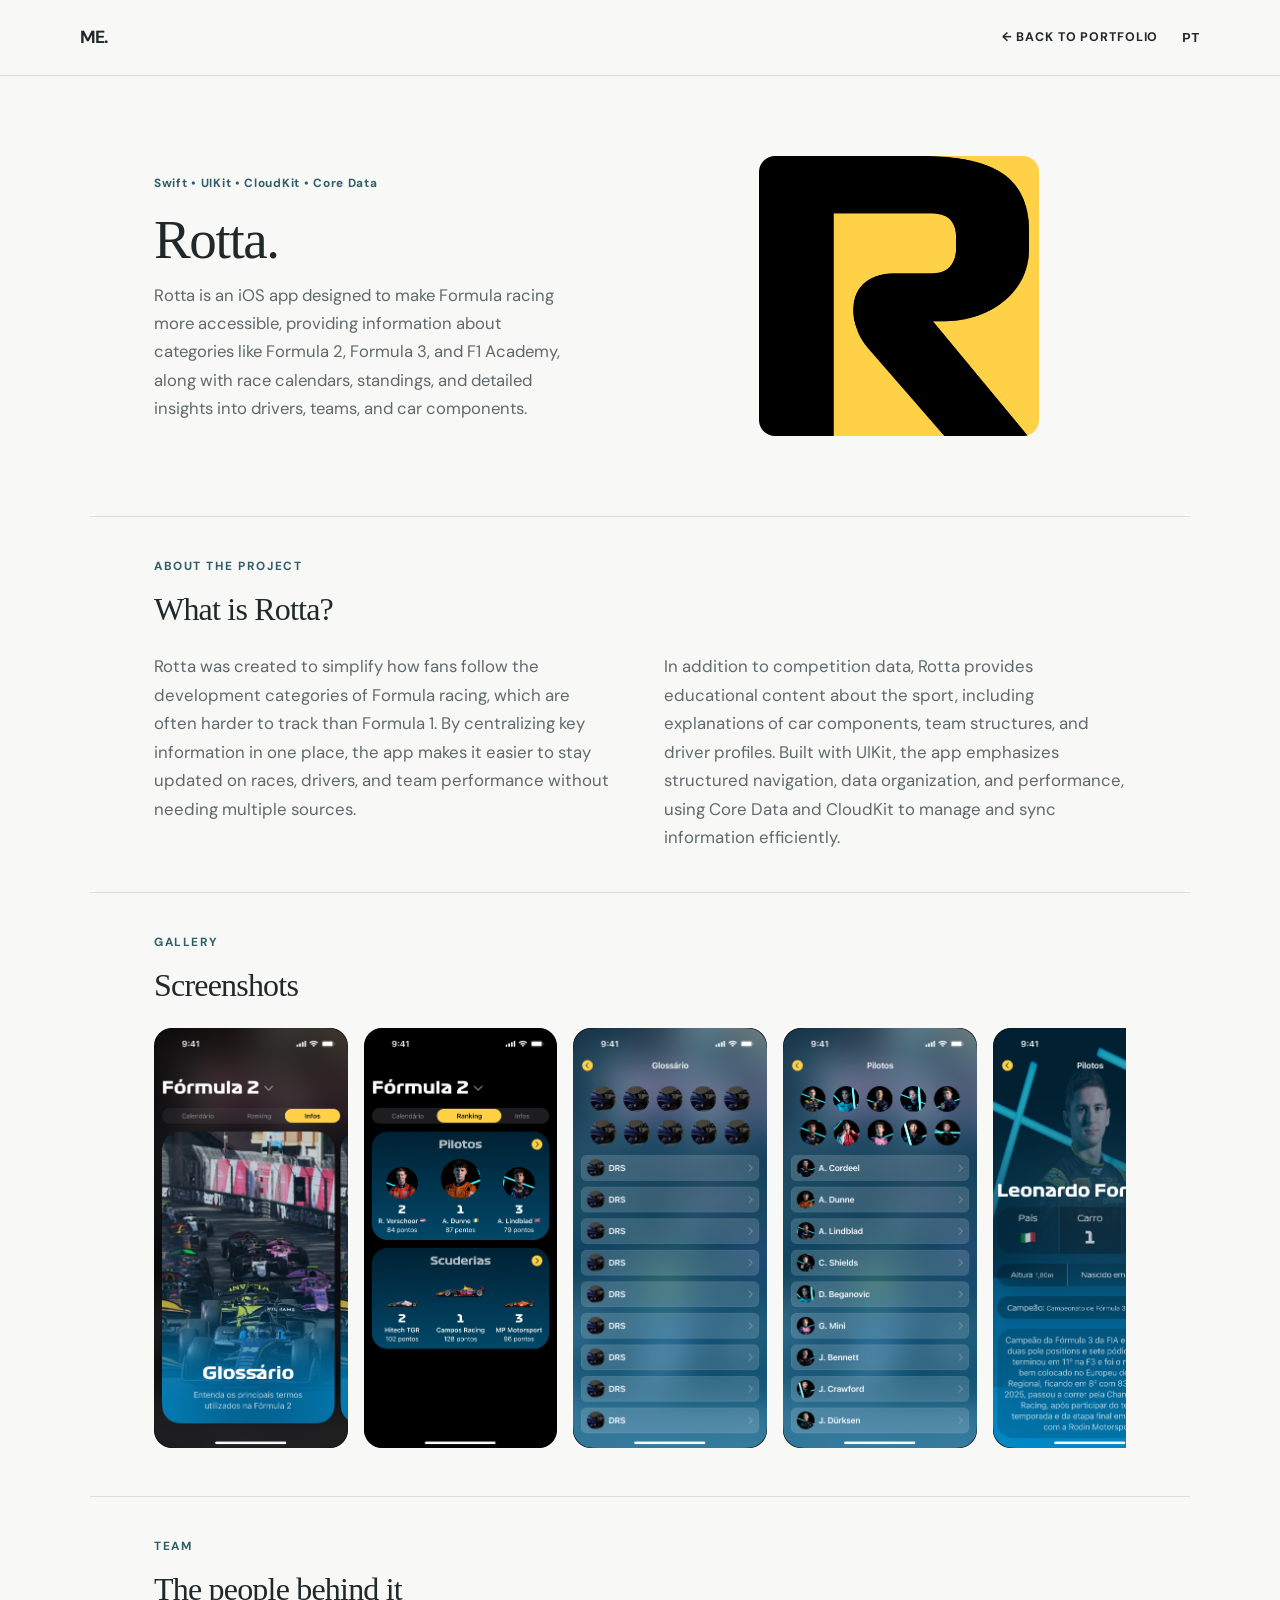
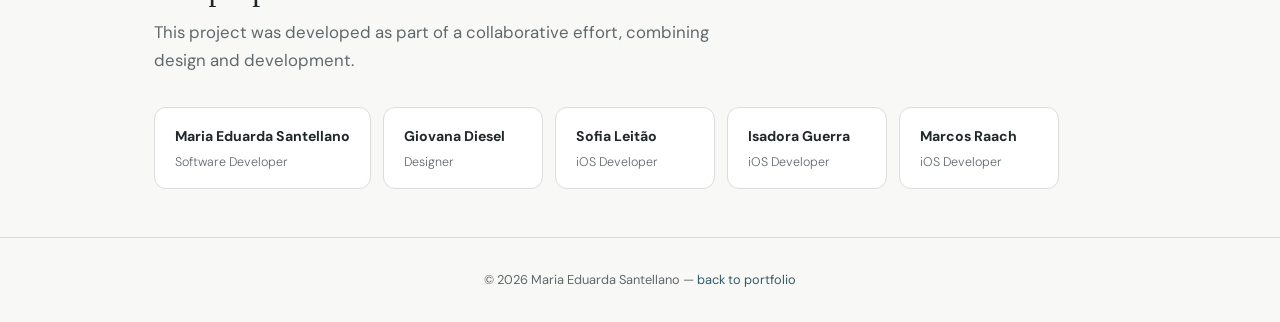
<file: project-rotta.html>
<!DOCTYPE html>
<html lang="en">
<head>
  <meta charset="UTF-8" />
  <meta name="viewport" content="width=device-width, initial-scale=1.0"/>
  <title>Rotta — Maria Eduarda</title>
  <link rel="icon" type="image/png" sizes="32x32" href="images/portfolioicon.png">


  <link rel="preconnect" href="https://fonts.googleapis.com" />
  <link href="https://fonts.googleapis.com/css2?family=DM+Sans:ital,opsz,wght@0,9..40,300;0,9..40,400;0,9..40,500;0,9..40,700&display=swap" rel="stylesheet"/>

  <link rel="stylesheet" href="styles.css" />
</head>
<body>

  <!-- NAV -->
  <nav>
    <a class="nav-logo" href="index.html">ME.</a>
    <div style="display:flex;align-items:center;gap:1.5rem;">
      <a class="nav-back" href="index.html" data-i18n="nav-back">← Back to portfolio</a>
      <button class="lang-toggle" onclick="toggleLang()" aria-label="Mudar para Português">PT</button>
    </div>
  </nav>

  <!-- HERO -->
  <section class="project-page-hero">
    <div>
      <span class="hero-tag">Swift • UIKit • CloudKit • Core Data</span>

      <h1 class="project-page-title">
        <em>Rotta.</em>
      </h1>

      <p class="project-page-subtitle" data-i18n="rotta-subtitle">Rotta is an iOS app designed to make Formula racing more accessible, providing information about categories like Formula 2, Formula 3, and F1 Academy, along with race calendars, standings, and detailed insights into drivers, teams, and car components.</p>
    </div>

    <div class="project-page-visual">
      <img src="images/rotta/rotta-logo.png" alt="Rotta" class="project-page-logo">
    </div>
  </section>

  <!-- ABOUT -->
  <section class="project-page-section">
    <span class="section-label" data-i18n="section-about">About the project</span>
  
    <h2 class="project-page-title" style="font-size:2rem" data-i18n="rotta-about-title">What is Rotta?</h2>
  
    <div class="project-about-grid">
      <p class="hero-desc" data-i18n="rotta-desc1">Rotta was created to simplify how fans follow the development categories of Formula racing, which are often harder to track than Formula 1. By centralizing key information in one place, the app makes it easier to stay updated on races, drivers, and team performance without needing multiple sources.</p>
      <p class="hero-desc" data-i18n="rotta-desc2">In addition to competition data, Rotta provides educational content about the sport, including explanations of car components, team structures, and driver profiles. Built with UIKit, the app emphasizes structured navigation, data organization, and performance, using Core Data and CloudKit to manage and sync information efficiently.</p>
    </div>
  </section>

  <!-- GALLERY -->
  <section class="project-page-section">
    <span class="section-label" data-i18n="section-gallery">Gallery</span>

    <h2 class="project-page-title" style="font-size:2rem;" data-i18n="section-gallery-title">Screenshots</h2>

    <div class="project-page-gallery">

      <!-- <video class="phone-shot video" autoplay muted loop playsinline>
        <source src="images/rotta/rotta-demo.mp4" type="video/mp4">
      </video> -->

      <!-- <img src="images/rotta/rotta-screen.png" class="phone-shot" alt="Gameplay screen"> -->
      <img src="images/rotta/rotta-screen2.png" class="phone-shot" alt="Store screen">
      <img src="images/rotta/rotta-screen3.png" class="phone-shot" alt="Store screen">
      <img src="images/rotta/rotta-screen4.png" class="phone-shot" alt="Store screen">
      <img src="images/rotta/rotta-screen6.png" class="phone-shot" alt="Store screen">
      <img src="images/rotta/rotta-screen5.png" class="phone-shot" alt="Store screen">

    </div>
  </section>

  <!-- TEAM -->
  <section class="project-page-section">
    <span class="section-label" data-i18n="section-team">Team</span>

    <h2 class="project-page-title" style="font-size:2rem;" data-i18n="section-team-title">The people behind it</h2>

    <p class="hero-desc" data-i18n="section-team-desc">This project was developed as part of a collaborative effort, combining design and development.</p>

    <div style="margin-top:1.5rem; display:flex; gap:0.75rem; overflow-x:auto; padding-bottom:0.5rem; scrollbar-width:none;">

      <div style="background:var(--bg-card); border:1px solid var(--border); border-radius:12px; padding:1rem 1.25rem; min-width:160px; flex-shrink:0;">
        <strong style="font-size:0.88rem;">Maria Eduarda Santellano</strong>
        <p style="font-size:0.78rem; color:var(--text-muted); margin-top:0.25rem; font-weight:300;" data-i18n="hero-role">Software Developer</p>
      </div>
    
      <div style="background:var(--bg-card); border:1px solid var(--border); border-radius:12px; padding:1rem 1.25rem; min-width:160px; flex-shrink:0;">
        <strong style="font-size:0.88rem;">Giovana Diesel</strong>
        <p style="font-size:0.78rem; color:var(--text-muted); margin-top:0.25rem; font-weight:300;">Designer</p>
      </div>
    
      <div style="background:var(--bg-card); border:1px solid var(--border); border-radius:12px; padding:1rem 1.25rem; min-width:160px; flex-shrink:0;">
        <strong style="font-size:0.88rem;">Sofia Leitão</strong>
        <p style="font-size:0.78rem; color:var(--text-muted); margin-top:0.25rem; font-weight:300;">iOS Developer</p>
      </div>
    
      <div style="background:var(--bg-card); border:1px solid var(--border); border-radius:12px; padding:1rem 1.25rem; min-width:160px; flex-shrink:0;">
        <strong style="font-size:0.88rem;">Isadora Guerra</strong>
        <p style="font-size:0.78rem; color:var(--text-muted); margin-top:0.25rem; font-weight:300;">iOS Developer</p>
      </div>
    
      <div style="background:var(--bg-card); border:1px solid var(--border); border-radius:12px; padding:1rem 1.25rem; min-width:160px; flex-shrink:0;">
        <strong style="font-size:0.88rem;">Marcos Raach</strong>
        <p style="font-size:0.78rem; color:var(--text-muted); margin-top:0.25rem; font-weight:300;">iOS Developer</p>
      </div>
    
    </div>
  </section>

  <!-- FOOTER -->
  <footer>
    © 2026 Maria Eduarda Santellano —
    <a href="index.html" style="color:var(--accent); text-decoration:none;" data-i18n="footer-back">back to portfolio</a>
  </footer>

  <script src="lang.js"></script>

</body>
</html>
</file>
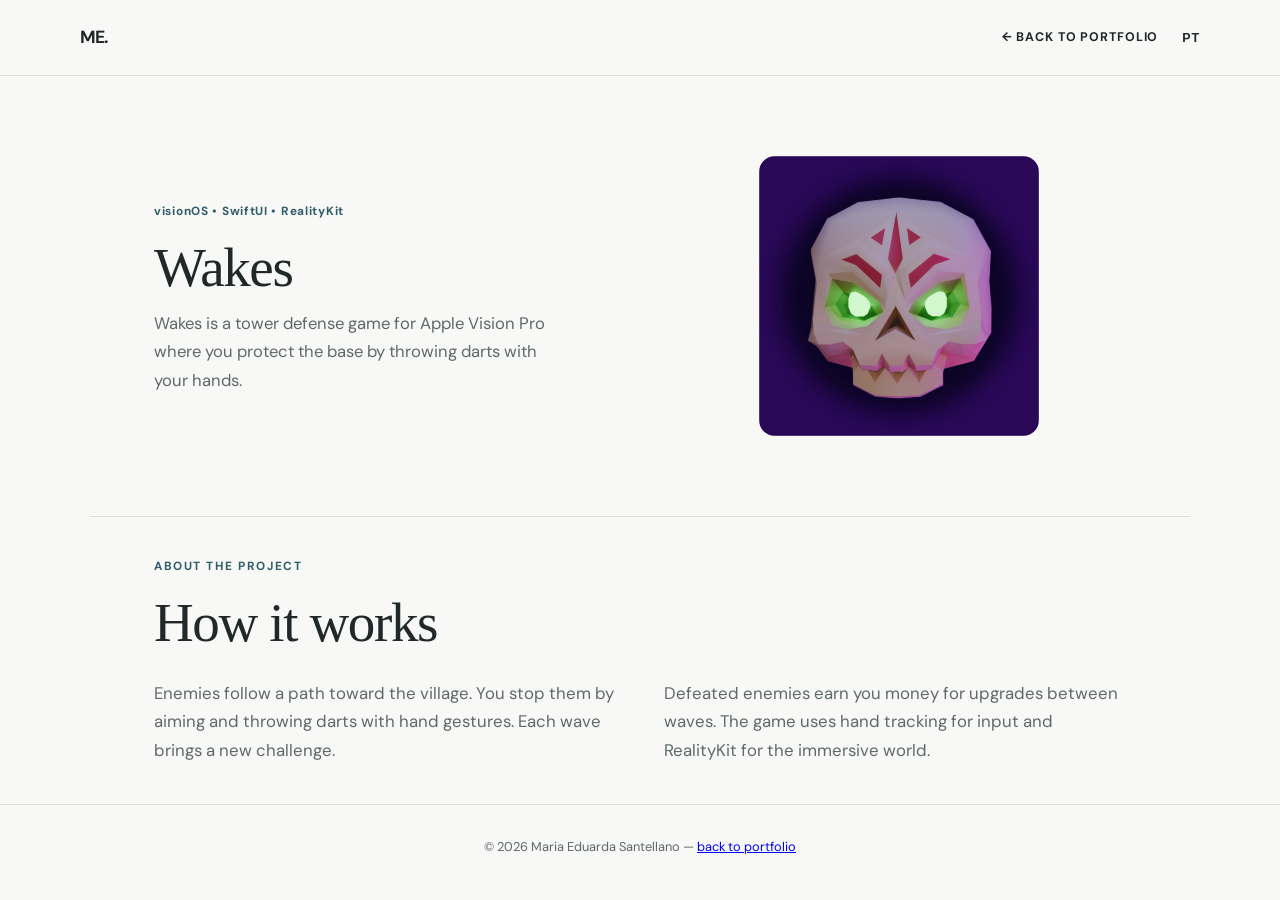
<file: project-towerdefense.html>
<!DOCTYPE html>
<html lang="en">
<head>
  <meta charset="UTF-8" />
  <meta name="viewport" content="width=device-width, initial-scale=1.0" />
  <title>Wakes — Maria Eduarda Santellano</title>
  <link rel="icon" type="image/png" sizes="32x32" href="images/portfolioicon.png">
  <link rel="preconnect" href="https://fonts.googleapis.com" />
  <link href="https://fonts.googleapis.com/css2?family=DM+Sans:ital,opsz,wght@0,9..40,300;0,9..40,400;0,9..40,500;0,9..40,700&display=swap" rel="stylesheet" />
  <link rel="stylesheet" href="styles.css" />
</head>
<body>
  <nav>
    <a class="nav-logo" href="index.html">ME.</a>
    <div class="project-nav-actions">
      <a class="nav-back" href="index.html" data-i18n="nav-back">← Back to portfolio</a>
      <button class="lang-toggle" onclick="toggleLang()" aria-label="Mudar para Português">PT</button>
    </div>
  </nav>

  <main>
    <section class="project-page-hero">
      <div>
        <span class="hero-tag">visionOS • SwiftUI • RealityKit</span>
        <h1 class="project-page-title">Wakes</h1>
        <p class="project-page-subtitle" data-i18n="tower-subtitle">Wakes is a tower defense game for Apple Vision Pro where you protect the base by throwing darts with your hands.</p>
      </div>
      <div class="project-page-visual">
        <img src="images/towerdefense/icon.png" alt="Wakes game icon" class="project-page-logo">
      </div>
    </section>

    <section class="project-page-section">
      <span class="section-label" data-i18n="section-about">About the project</span>
      <h2 class="project-page-title" data-i18n="tower-about-title">How it works</h2>
      <div class="project-about-grid">
        <p class="hero-desc" data-i18n="tower-desc1">Enemies follow a path toward the village. You stop them by aiming and throwing darts with hand gestures. Each wave brings a new challenge.</p>
        <p class="hero-desc" data-i18n="tower-desc2">Defeated enemies earn you money for upgrades between waves. The game uses hand tracking for input and RealityKit for the immersive world.</p>
      </div>
    </section>
  </main>

  <footer>© 2026 Maria Eduarda Santellano — <a href="index.html" data-i18n="footer-back">back to portfolio</a></footer>
  <script src="lang.js"></script>
</body>
</html>
</file>
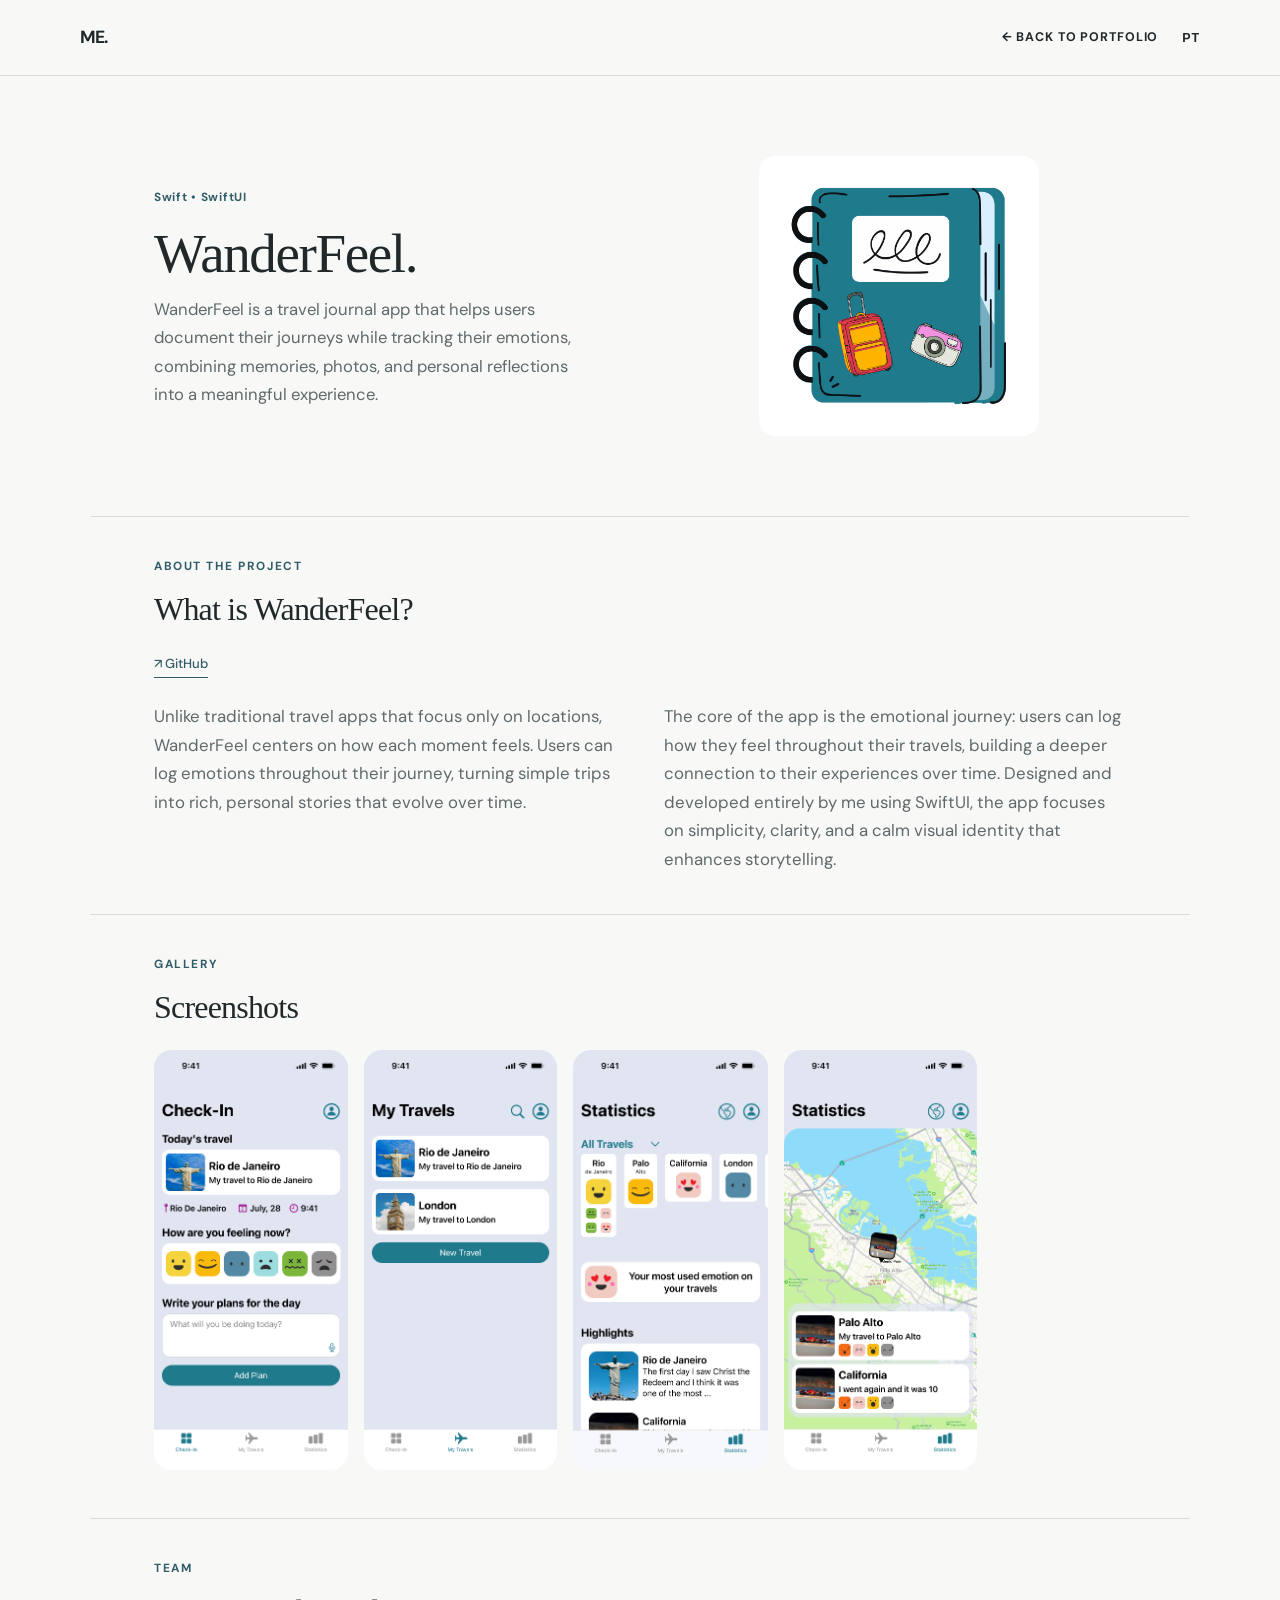
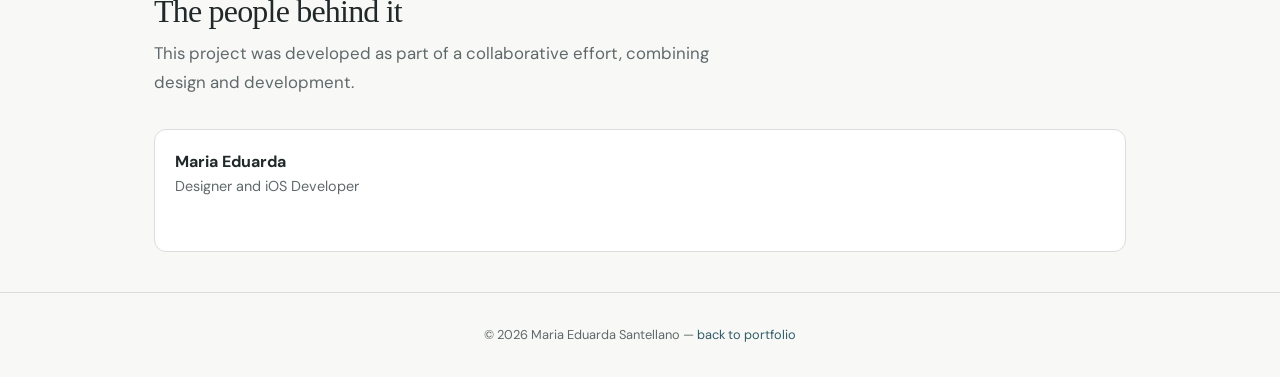
<file: project-wanderfeel.html>
<!DOCTYPE html>
<html lang="en">
<head>
  <meta charset="UTF-8" />
  <meta name="viewport" content="width=device-width, initial-scale=1.0"/>
  <title>WanderFeel — Maria Eduarda</title>
  <link rel="icon" type="image/png" sizes="32x32" href="images/portfolioicon.png">


  <link rel="preconnect" href="https://fonts.googleapis.com" />
  <link href="https://fonts.googleapis.com/css2?family=DM+Sans:ital,opsz,wght@0,9..40,300;0,9..40,400;0,9..40,500;0,9..40,700&display=swap" rel="stylesheet"/>

  <link rel="stylesheet" href="styles.css" />
</head>
<body>

  <!-- NAV -->
  <nav>
    <a class="nav-logo" href="index.html">ME.</a>
    <div style="display:flex;align-items:center;gap:1.5rem;">
      <a class="nav-back" href="index.html" data-i18n="nav-back">← Back to portfolio</a>
      <button class="lang-toggle" onclick="toggleLang()" aria-label="Mudar para Português">PT</button>
    </div>
  </nav>

  <!-- HERO -->
  <section class="project-page-hero">
    <div>
      <span class="hero-tag">Swift • SwiftUI</span>

      <h1 class="project-page-title">
        <em>WanderFeel.</em>
      </h1>

      <p class="project-page-subtitle" data-i18n="wanderfeel-subtitle">WanderFeel is a travel journal app that helps users document their journeys while tracking their emotions, combining memories, photos, and personal reflections into a meaningful experience.</p>
    </div>

    <div class="project-page-visual">
      <img src="images/wanderfeel/wanderfeel-logo.png" alt="WanderFeel" class="project-page-logo">
    </div>
  </section>

  <!-- ABOUT -->
  <section class="project-page-section">
    <span class="section-label" data-i18n="section-about">About the project</span>

    <h2 class="project-page-title" style="font-size:2rem;" data-i18n="wanderfeel-about-title">What is WanderFeel?</h2>

    <a class="project-store-link" href="https://github.com/MariaMaidana/WanderFeel" target="_blank">
        ↗ GitHub
    </a>

    <div class="project-about-grid">
        <p class="hero-desc" data-i18n="wanderfeel-desc1">Unlike traditional travel apps that focus only on locations, WanderFeel centers on how each moment feels. Users can log emotions throughout their journey, turning simple trips into rich, personal stories that evolve over time.</p>
            
        <p class="hero-desc" data-i18n="wanderfeel-desc2">The core of the app is the emotional journey: users can log how they feel throughout their travels, building a deeper connection to their experiences over time. Designed and developed entirely by me using SwiftUI, the app focuses on simplicity, clarity, and a calm visual identity that enhances storytelling.</p>
    </div>
  </section>

  <!-- GALLERY -->
  <section class="project-page-section">
    <span class="section-label" data-i18n="section-gallery">Gallery</span>

    <h2 class="project-page-title" style="font-size:2rem;" data-i18n="section-gallery-title">Screenshots</h2>

    <div class="project-page-gallery">

      <!-- <video class="phone-shot video" autoplay muted loop playsinline>
        <source src="images/sardine/sardine-demo.mp4" type="video/mp4">
      </video> -->

      <img src="images/wanderfeel/wanderfeel-screen.png" class="phone-shot" alt="Gameplay screen">
      <img src="images/wanderfeel/wanderfeel-screen2.png" class="phone-shot" alt="Gameplay screen">
      <img src="images/wanderfeel/wanderfeel-screen3.png" class="phone-shot" alt="Gameplay screen">
      <img src="images/wanderfeel/wanderfeel-screen4.png" class="phone-shot" alt="Gameplay screen">

    </div>
  </section>

  <!-- TEAM -->
  <section class="project-page-section">
    <span class="section-label" data-i18n="section-team">Team</span>

    <h2 class="project-page-title" style="font-size:2rem;" data-i18n="section-team-title">The people behind it</h2>

    <p class="hero-desc" data-i18n="wanderfeel-team-desc">This project was developed as part of a collaborative effort, combining design and development.</p>

    <div style="margin-top:1.5rem; display:grid; grid-template-columns: repeat(auto-fit, minmax(200px, 1fr)); gap: 1rem;">
      
      <div style="background:var(--bg-card); border:1px solid var(--border); border-radius:12px; padding:1.25rem;">
        <strong>Maria Eduarda</strong>
        <p class="hero-desc" style="font-size:0.9rem;" data-i18n="wanderfeel-role">Designer and iOS Developer</p>
      </div>

    </div>
  </section>

  <!-- FOOTER -->
  <footer>
    © 2026 Maria Eduarda Santellano —
    <a href="index.html" style="color:var(--accent); text-decoration:none;" data-i18n="footer-back">back to portfolio</a>
  </footer>

  <script src="lang.js"></script>

</body>
</html>
</file>
<file: styles.css>
*, *::before, *::after { box-sizing: border-box; margin: 0; padding: 0; }

:root {
  --bg: #f7f5f2;
  --bg-card: #ffffff;
  --text: #1a1a18;
  --text-muted: #6b6b65;
  --accent: #2d5a3d;
  --accent-light: #eaf2ec;
  --border: #e2dfd8;
  --serif: 'DM Serif Display', Georgia, serif;
  --sans: 'DM Sans', system-ui, sans-serif;
}

html { scroll-behavior: smooth; }

body {
  font-family: var(--sans);
  background: var(--bg);
  color: var(--text);
  line-height: 1.6;
}

/* ─── NAV (shared) ─── */
nav {
  position: fixed;
  top: 0; left: 0; right: 0;
  z-index: 100;
  display: flex;
  justify-content: space-between;
  align-items: center;
  padding: 1.5rem 4rem;
  background: rgba(247, 245, 242, 0.9);
  backdrop-filter: blur(10px);
}

.nav-logo {
  font-family: var(--serif);
  font-size: 1.2rem;
  color: var(--text);
  text-decoration: none;
}

.nav-links {
  display: flex;
  gap: 2rem;
  list-style: none;
}

.nav-links a {
  font-size: 0.8rem;
  color: var(--text-muted);
  text-decoration: none;
  text-transform: uppercase;
  letter-spacing: 0.05em;
  transition: 0.2s;
}

.nav-links a:hover { color: var(--accent); }

.nav-back {
  font-size: 0.8rem;
  color: var(--text-muted);
  text-decoration: none;
  text-transform: uppercase;
  letter-spacing: 0.05em;
}

.nav-back:hover { color: var(--accent); }

/* ─── HOME HERO ─── */
.hero {
  padding: 7rem 4rem 4rem;
  max-width: 1200px;
  margin: 0 auto;
}

.hero-content {
  display: grid;
  grid-template-columns: 1.5fr 1fr;
  align-items: center;
  gap: 4rem;
}

.hero-tag {
  font-size: 0.75rem;
  text-transform: uppercase;
  letter-spacing: 0.1em;
  color: var(--accent);
  background: var(--accent-light);
  padding: 0.3rem 0.8rem;
  border-radius: 100px;
  margin-bottom: 1.5rem;
  display: inline-block;
}

.hero-name {
  font-family: var(--serif);
  font-size: clamp(2.5rem, 5vw, 4rem);
  margin-bottom: 1.5rem;
}

.hero-name em { color: var(--accent); }

.hero-desc {
  font-size: 1.15rem;
  color: var(--text-muted);
  max-width: 500px;
  margin-bottom: 2rem;
  font-weight: 300;
}

.hero-links {
  display: flex;
  gap: 2rem;
}

.hero-link {
  font-size: 0.9rem;
  color: var(--text-muted);
  text-decoration: none;
  border-bottom: 1px solid var(--border);
  padding-bottom: 4px;
}

.hero-link:hover {
  color: var(--accent);
  border-color: var(--accent);
}

.hero-photo-container {
  width: 320px;
  height: 280px;
  border-radius: 32px;
  overflow: hidden;
  justify-self: center;
  box-shadow: 0 20px 40px rgba(0,0,0,0.05);
  background-color: rgba(45, 90, 61, 0.2);
  padding-top: 8px;
  padding-right: 8px;
}

.hero-photo {
  width: 100%;
  height: 100%;
  object-fit: cover;
}

/* ─── HOME PROJECTS ─── */
.projects-header {
  max-width: 1200px;
  margin: 0 auto;
  padding: 1rem 4rem 2rem;
}

.projects-label {
  font-size: 0.8rem;
  text-transform: uppercase;
  letter-spacing: 0.1em;
  color: var(--accent);
  border-bottom: 1px solid var(--border);
  padding-bottom: 1rem;
  display: block;
}

.projects-grid {
  max-width: 1200px;
  margin: 0 auto;
  padding: 0 4rem 6rem;
  display: grid;
  grid-template-columns: 1fr 1fr;
  gap: 3rem;
}

.project-card {
  display: flex;
  align-items: center;
  gap: 1.5rem;
  text-decoration: none;
  color: inherit;
  padding: 2rem;
  background: var(--bg-card);
  border-radius: 24px;
  border: 1px solid var(--border);
  transition: transform 0.3s ease, box-shadow 0.3s ease;
}

.project-card:hover {
  transform: translateY(-5px);
  box-shadow: 0 15px 30px rgba(0,0,0,0.04);
}

.project-icon-box {
  width: 90px;
  height: 90px;
  border-radius: 20px;
  overflow: hidden;
  flex-shrink: 0;
  display: flex;
  align-items: center;
  justify-content: center;
}

.project-icon-img {
  width: 100%;
  height: 100%;
  object-fit: cover;
}

.project-title {
  font-size: 1.4rem;
  font-weight: 500;
}

.project-subtitle {
  font-size: 0.85rem;
  color: var(--text-muted);
  font-weight: 300;
}

/* ─── PROJECT PAGE ─── */
.project-page-hero {
  padding: 7rem 4rem 4rem;
  max-width: 1100px;
  margin: 0 auto;
  display: grid;
  grid-template-columns: 1fr 1fr;
  gap: 4rem;
  align-items: center;
}

.project-page-title {
  font-family: var(--serif);
  font-size: clamp(2.5rem, 5vw, 4rem);
  margin-bottom: 0.6rem;
}

.project-page-subtitle {
  font-size: 1rem;
  color: var(--text-muted);
  font-weight: 300;
  max-width: 420px;
}

.project-page-logo {
  max-width: 85%;
  max-height: 85%;
  object-fit: contain;
  border-radius: 16px;
  box-shadow: 0 10px 25px rgba(0,0,0,0.08);
}

.project-page-visual {
  height: 360px;
  border-radius: 16px;
  display: flex;
  align-items: center;
  justify-content: center;
  font-family: var(--serif);
  font-size: 4rem;
}

.project-page-section {
  padding: 1rem 4rem;
  max-width: 1100px;
  margin: 0 auto;
}

.project-about-grid {
  display: grid;
  grid-template-columns: 1fr 1fr;
  gap: 3rem;
  align-items: start;
  margin-top: 1.5rem;
}

.project-store-link {
  display: inline-flex;
  align-items: center;
  gap: 0.5rem;
  font-size: 0.82rem;
  color: var(--accent);
  border: 1px solid var(--accent);
  padding: 0.5rem 1.1rem;
  border-radius: 100px;
  text-decoration: none;
  margin-top: 1rem;
  transition: background 0.2s, color 0.2s;
}

.project-store-link:hover {
  background: var(--accent);
  color: #fff;
}

.project-page-gallery {
  margin-top: 1.5rem;
  display: flex;
  gap: 1rem;
  overflow-x: auto;
  padding-bottom: 0.5rem;
}

.phone-shot {
  height: 420px;          
  width: auto;
  border-radius: 28px;     
  object-fit: cover;

  box-shadow: 
    0 10px 25px rgba(0,0,0,0.1),
    0 2px 6px rgba(0,0,0,0.05);

  flex-shrink: 0;         
  background: #000;
}

.phone-shot.video {
  height: 420px;
}

/* ─── CONTACT ─── */
.contact-section {
  max-width: 1200px;
  margin: 0 auto;
  padding: 4rem;
  border-top: 1px solid var(--border);
}

.section-label {
  font-size: 0.8rem;
  text-transform: uppercase;
  color: var(--text-muted);
  margin-bottom: 0.3rem;
  display: block;
}

.contact-row {
  display: flex;
  flex-direction: column;
  gap: 1rem;
}

.contact-link {
  font-size: 1.1rem;
  color: var(--text);
  text-decoration: none;
  border-bottom: 1px solid var(--border);
  padding-bottom: 1rem;
  display: flex;
  justify-content: space-between;
}

.contact-link:hover {
  color: var(--accent);
  border-color: var(--accent);
}

/* ─── FOOTER ─── */
footer {
  text-align: center;
  padding: 4rem 2rem;
  font-size: 0.85rem;
  color: var(--text-muted);
}

/* ─── RESPONSIVE ─── */
@media (max-width: 900px) {
  nav { padding: 1rem 1.5rem; }

  .hero-content {
    grid-template-columns: 1fr;
    text-align: center;
  }

  .projects-grid {
    grid-template-columns: 1fr;
  }

  .hero-photo-container {
    width: 220px;
    height: 220px;
    order: -1;
  }

  .project-page-hero {
    grid-template-columns: 1fr;
  }

  .project-about-grid {
    grid-template-columns: 1fr;
  }
}

/* Refined portfolio layout */
:root {
  --bg: #f8f8f6;
  --text: #20282a;
  --text-muted: #5f696b;
  --accent: #315d68;
  --border: #d9dedc;
  --sans: 'DM Sans', system-ui, sans-serif;
}

body { line-height: 1.55; }
section[id] { scroll-margin-top: 6rem; }
nav {
  position: sticky;
  min-height: 76px;
  padding: 0 max(2rem, calc((100vw - 1120px) / 2));
  border-bottom: 1px solid var(--border);
  background: rgba(248, 248, 246, .96);
  backdrop-filter: blur(12px);
}
.nav-logo { font-family: var(--sans); font-size: 1.1rem; font-weight: 700; letter-spacing: -.05em; }
.nav-links { align-items: center; margin: 0; padding: 0; }
.nav-links a, .nav-back, .lang-toggle { color: var(--text); font-size: .78rem; font-weight: 700; letter-spacing: .07em; }
.lang-toggle { padding: .45rem 0; border: 0; background: none; cursor: pointer; }
.lang-toggle:hover { color: var(--accent); }

.hero { padding-top: 7rem; padding-bottom: 7rem; }
.hero-content { grid-template-columns: minmax(0, 1.45fr) minmax(260px, .75fr); gap: clamp(3rem, 7vw, 7rem); }
.hero-tag, .projects-label, .section-label { color: var(--accent); font-size: .74rem; font-weight: 700; letter-spacing: .13em; }
.hero-tag { margin-bottom: 1.6rem; padding: 0; background: none; border-radius: 0; }
.hero-name { margin: 0; font-family: Georgia, 'Times New Roman', serif; font-size: clamp(2.7rem, 5vw, 4.5rem); font-weight: 400; line-height: 1.13; letter-spacing: -.025em; }
.hero-text { min-width: 0; }
.hero-role { margin: 1.5rem 0 1.25rem; color: var(--accent); font-size: clamp(1.25rem, 2vw, 1.65rem); font-weight: 500; letter-spacing: -.035em; }
.hero-desc { max-width: 590px; margin-bottom: 2rem; font-size: 1.05rem; font-weight: 400; line-height: 1.7; }
.hero-links { flex-wrap: wrap; gap: 1.7rem; }
.hero-link { color: var(--text); border-color: var(--text); font-weight: 500; }
.hero-photo-container { width: 100%; max-width: 300px; height: auto; aspect-ratio: 524 / 427; justify-self: end; padding: 0; border-radius: 0; background: none; box-shadow: none; }
.hero-photo { object-fit: contain; }

.projects-header { padding-bottom: 1.25rem; }
.projects-label { padding-bottom: 1rem; border-color: var(--text); }
.projects-grid { gap: 0 2.5rem; padding-bottom: 7rem; }
.project-card { min-width: 0; gap: 1.15rem; padding: 1.5rem 0; border: 0; border-bottom: 1px solid var(--border); border-radius: 0; background: none; box-shadow: none; transition: color .2s ease; }
.project-card:hover { transform: none; color: var(--accent); box-shadow: none; }
.project-number { align-self: flex-start; width: 1.5rem; padding-top: .2rem; color: var(--text-muted); font-size: .73rem; }
.project-icon-box { width: 72px; height: 72px; flex: 0 0 72px; border: 1px solid var(--border); border-radius: 12px; background: #fff; }
.project-icon-img { object-fit: contain; }
.project-details { min-width: 0; }
.project-title { margin-bottom: .25rem; font-size: 1.24rem; letter-spacing: -.035em; }
.project-subtitle { font-size: .78rem; font-weight: 400; line-height: 1.45; }
.project-arrow { align-self: flex-start; margin-left: auto; font-size: 1.2rem; transition: transform .2s ease; }
.project-card:hover .project-arrow { transform: translate(3px, -3px); }

.project-page-hero { padding-top: 5rem; padding-bottom: 5rem; }
.project-page-hero .hero-tag { margin-bottom: 1rem; letter-spacing: .06em; text-transform: none; }
.project-page-title { font-family: Georgia, 'Times New Roman', serif; font-size: clamp(2.5rem, 4.3vw, 3.6rem); font-weight: 400; line-height: 1.15; letter-spacing: -.025em; }
.project-page-title em { font-style: normal; }
.project-page-subtitle { font-size: 1.04rem; font-weight: 400; line-height: 1.7; }
.project-page-visual { height: auto; min-height: 0; padding: 0; border-radius: 0; background: none; }
.project-page-logo { width: min(72%, 280px); max-width: none; max-height: none; height: auto; box-shadow: none; }
.project-page-section { padding-top: 2.5rem; padding-bottom: 2.5rem; border-top: 1px solid var(--border); }
.project-page-section .section-label { margin-bottom: 1rem; }
.project-about-grid .hero-desc { margin-bottom: 0; }
.project-store-link { padding: 0 0 .2rem; border: 0; border-bottom: 1px solid var(--accent); border-radius: 0; font-weight: 500; }
.project-store-link:hover { color: var(--text); border-color: var(--text); background: none; }
.phone-shot, .phone-shot.video { border-radius: 18px; box-shadow: none; }
.tv-shot { width: min(72vw, 520px); height: auto; object-fit: contain; border-radius: 10px; flex-shrink: 0; }

.contact-section { padding-top: 3rem; border-color: var(--text); }
.project-nav-actions { display: flex; align-items: center; gap: 1.5rem; }
.contact-section .section-label { margin-bottom: 1.5rem; }
.contact-link { padding: 1.1rem 0; font-size: clamp(1.1rem, 2vw, 1.4rem); }
footer { padding: 2rem; border-top: 1px solid var(--border); font-size: .8rem; }

@media (max-width: 900px) {
  nav { min-height: 68px; padding: 0 1.5rem; }
  .hero, .projects-header, .projects-grid, .contact-section, .project-page-hero, .project-page-section { padding-left: 1.5rem; padding-right: 1.5rem; }
  .hero { padding-top: 4rem; padding-bottom: 4rem; }
  .hero-content { grid-template-columns: 1fr; gap: 2.5rem; text-align: left; }
  .hero-photo-container { grid-row: 1; justify-self: start; width: min(52vw, 260px); height: auto; }
  .projects-grid { grid-template-columns: 1fr; gap: 0; padding-bottom: 4rem; }
  .project-page-hero { padding-top: 3rem; padding-bottom: 3rem; }
  .project-page-visual { min-height: 0; }
}

@media (max-width: 1100px) and (min-width: 901px) {
  .hero-content { grid-template-columns: minmax(0, 1fr) 260px; gap: 2.5rem; }
  .hero-name { font-size: clamp(2.7rem, 5.2vw, 4.2rem); }
}

@media (max-width: 480px) {
  .nav-links { gap: 1rem; }
  .nav-links a, .nav-back, .lang-toggle { font-size: .7rem; }
  .hero-name { font-size: clamp(2.65rem, 12vw, 3.8rem); }
  .project-card { gap: .75rem; }
  .project-number { display: none; }
  .project-icon-box { flex-basis: 62px; width: 62px; height: 62px; }
  .project-title { font-size: 1.1rem; }
  .project-subtitle { font-size: .72rem; }
  .phone-shot, .phone-shot.video { height: 340px; }
}
</file>
